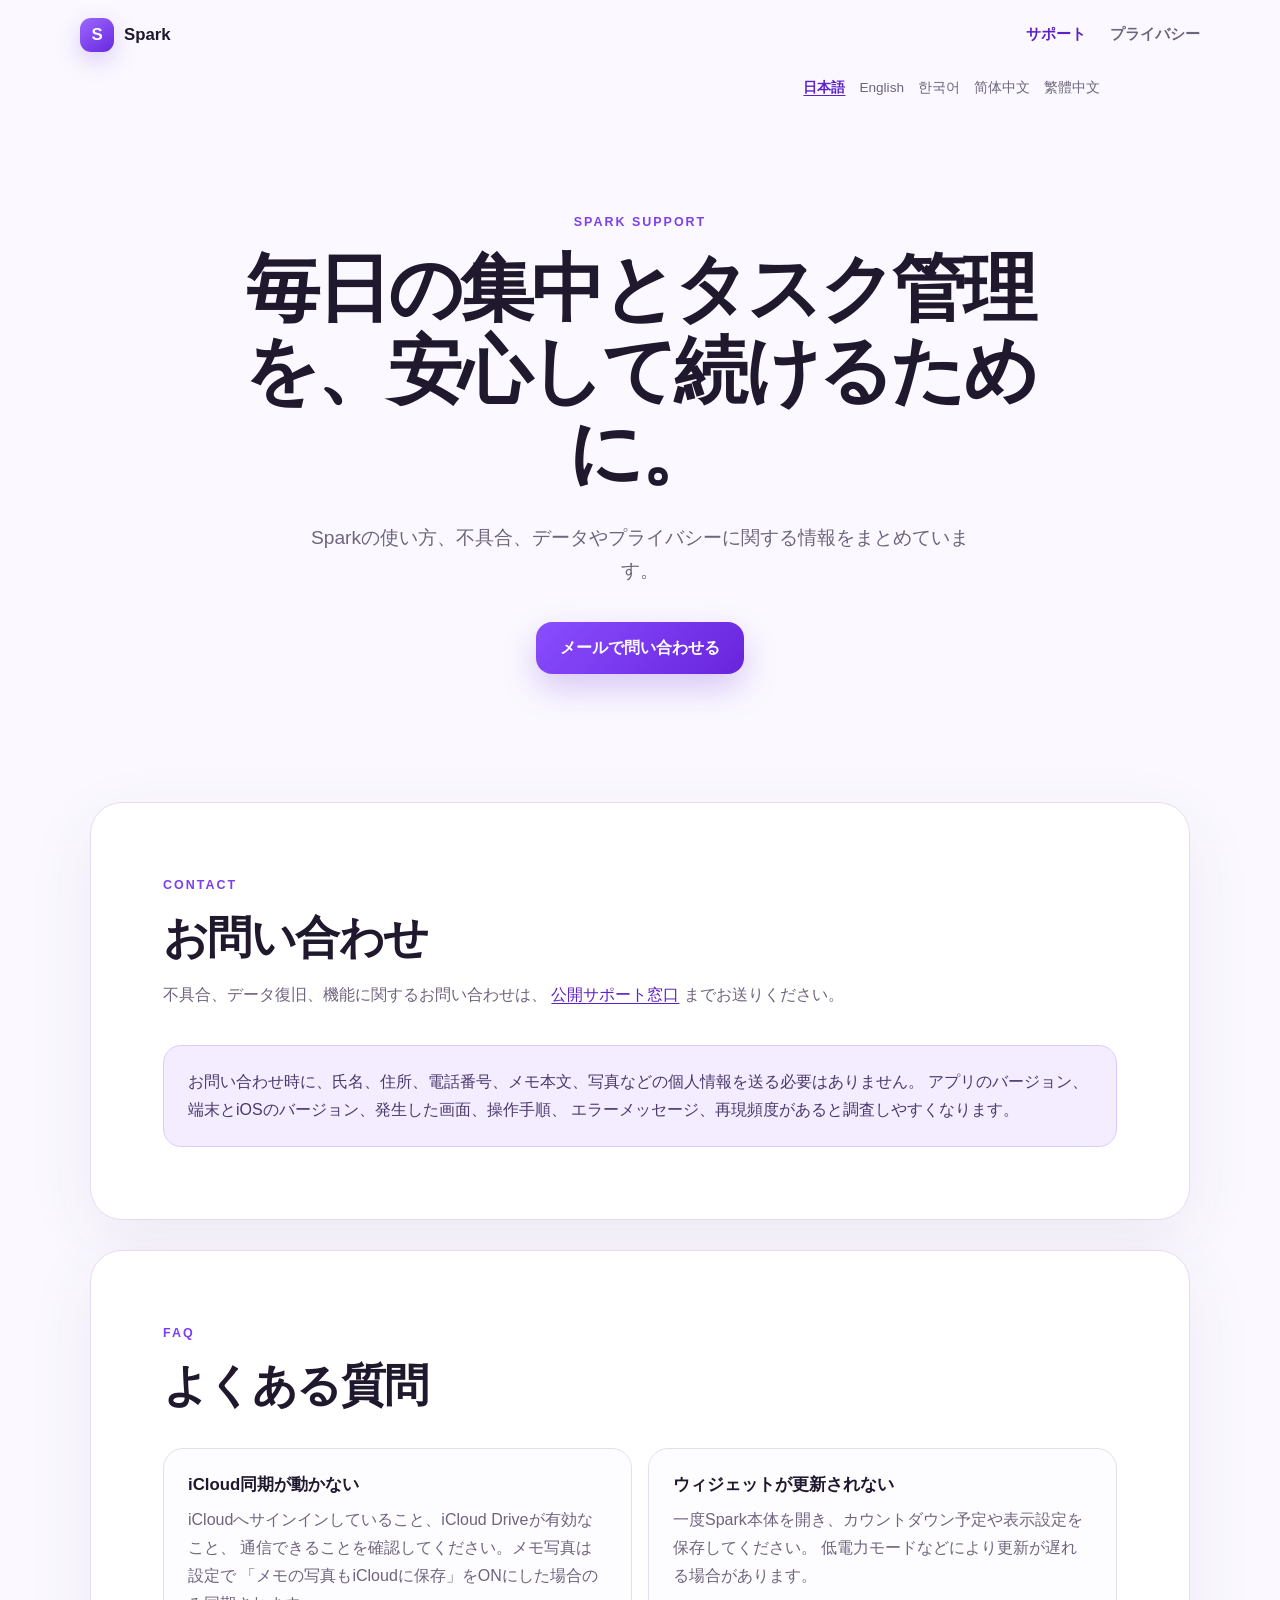
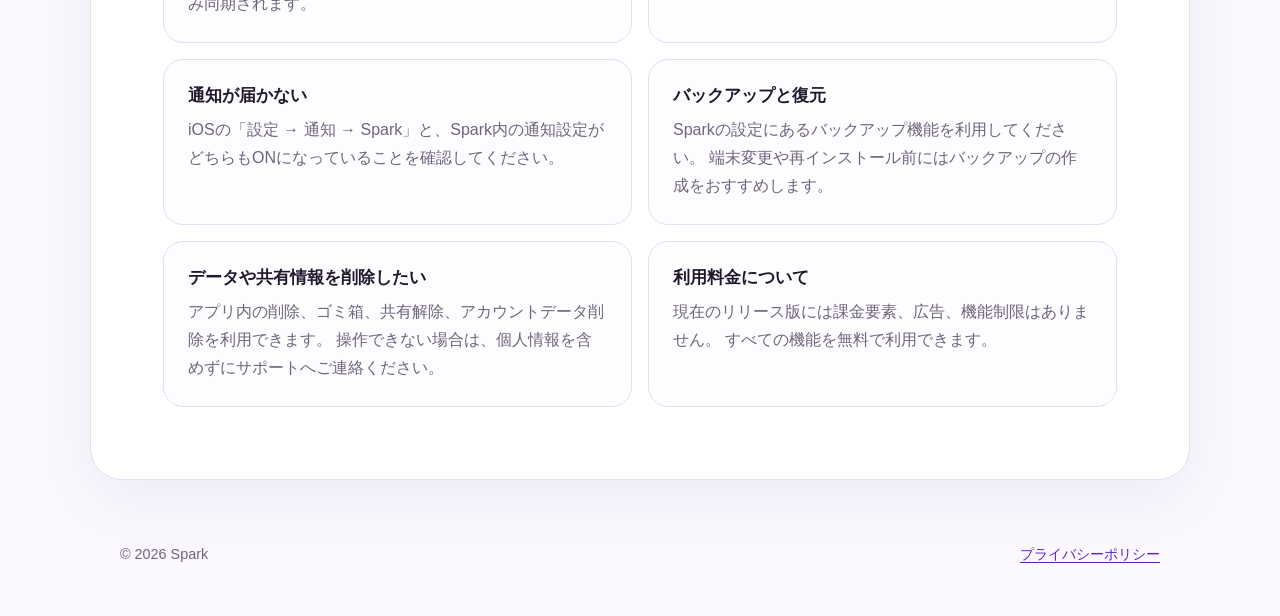
<file: index.html>
<!doctype html>
<html lang="ja">
  <head>
    <meta charset="utf-8">
    <meta name="viewport" content="width=device-width, initial-scale=1">
    <meta name="description" content="Sparkの公式サポートページです。使い方、不具合、バックアップ、通知、iCloud同期に関する情報を掲載しています。">
    <meta name="referrer" content="no-referrer">
    <meta http-equiv="Content-Security-Policy" content="default-src 'self'; img-src 'self'; style-src 'self'; base-uri 'none'; form-action 'none'; frame-ancestors 'none'">
    <title>Spark サポート</title>
    <link rel="stylesheet" href="styles.css">
    <link rel="alternate" hreflang="ja" href="index.html">
    <link rel="alternate" hreflang="en" href="en/index.html">
    <link rel="alternate" hreflang="ko" href="ko/index.html">
    <link rel="alternate" hreflang="zh-Hans" href="zh-hans/index.html">
    <link rel="alternate" hreflang="zh-Hant" href="zh-hant/index.html">
  </head>
  <body>
    <header class="site-header">
      <a class="brand" href="index.html" aria-label="Spark サポートのトップへ">
        <span class="brand-mark" aria-hidden="true">S</span>
        <span>Spark</span>
      </a>
      <nav aria-label="メインナビゲーション">
        <a aria-current="page" href="index.html">サポート</a>
        <a href="privacy.html">プライバシー</a>
      </nav>
    </header>
    <nav class="lang-switch" aria-label="言語"><a lang="ja" aria-current="true" href="index.html">日本語</a> <a lang="en" href="en/index.html">English</a> <a lang="ko" href="ko/index.html">한국어</a> <a lang="zh-Hans" href="zh-hans/index.html">简体中文</a> <a lang="zh-Hant" href="zh-hant/index.html">繁體中文</a></nav>

    <main>
      <section class="hero">
        <p class="eyebrow">SPARK SUPPORT</p>
        <h1>毎日の集中とタスク管理を、安心して続けるために。</h1>
        <p class="lead">
          Sparkの使い方、不具合、データやプライバシーに関する情報をまとめています。
        </p>
        <a class="primary-link" href="mailto:leonbcgapartment@gmail.com">メールで問い合わせる</a>
      </section>

      <section class="panel" aria-labelledby="contact-heading">
        <div class="section-heading">
          <p class="eyebrow">CONTACT</p>
          <h2 id="contact-heading">お問い合わせ</h2>
          <p>
            不具合、データ復旧、機能に関するお問い合わせは、
            <a href="mailto:leonbcgapartment@gmail.com">公開サポート窓口</a>
            までお送りください。
          </p>
        </div>
        <div class="notice">
          お問い合わせ時に、氏名、住所、電話番号、メモ本文、写真などの個人情報を送る必要はありません。
          アプリのバージョン、端末とiOSのバージョン、発生した画面、操作手順、
          エラーメッセージ、再現頻度があると調査しやすくなります。
        </div>
      </section>

      <section class="panel" aria-labelledby="faq-heading">
        <div class="section-heading">
          <p class="eyebrow">FAQ</p>
          <h2 id="faq-heading">よくある質問</h2>
        </div>

        <div class="faq-grid">
          <article>
            <h3>iCloud同期が動かない</h3>
            <p>
              iCloudへサインインしていること、iCloud Driveが有効なこと、
              通信できることを確認してください。メモ写真は設定で
              「メモの写真もiCloudに保存」をONにした場合のみ同期されます。
            </p>
          </article>
          <article>
            <h3>ウィジェットが更新されない</h3>
            <p>
              一度Spark本体を開き、カウントダウン予定や表示設定を保存してください。
              低電力モードなどにより更新が遅れる場合があります。
            </p>
          </article>
          <article>
            <h3>通知が届かない</h3>
            <p>
              iOSの「設定 → 通知 → Spark」と、Spark内の通知設定が
              どちらもONになっていることを確認してください。
            </p>
          </article>
          <article>
            <h3>バックアップと復元</h3>
            <p>
              Sparkの設定にあるバックアップ機能を利用してください。
              端末変更や再インストール前にはバックアップの作成をおすすめします。
            </p>
          </article>
          <article>
            <h3>データや共有情報を削除したい</h3>
            <p>
              アプリ内の削除、ゴミ箱、共有解除、アカウントデータ削除を利用できます。
              操作できない場合は、個人情報を含めずにサポートへご連絡ください。
            </p>
          </article>
          <article>
            <h3>利用料金について</h3>
            <p>
              現在のリリース版には課金要素、広告、機能制限はありません。
              すべての機能を無料で利用できます。
            </p>
          </article>
        </div>
      </section>
    </main>

    <footer>
      <span>© 2026 Spark</span>
      <a href="privacy.html">プライバシーポリシー</a>
    </footer>
  </body>
</html>
</file>
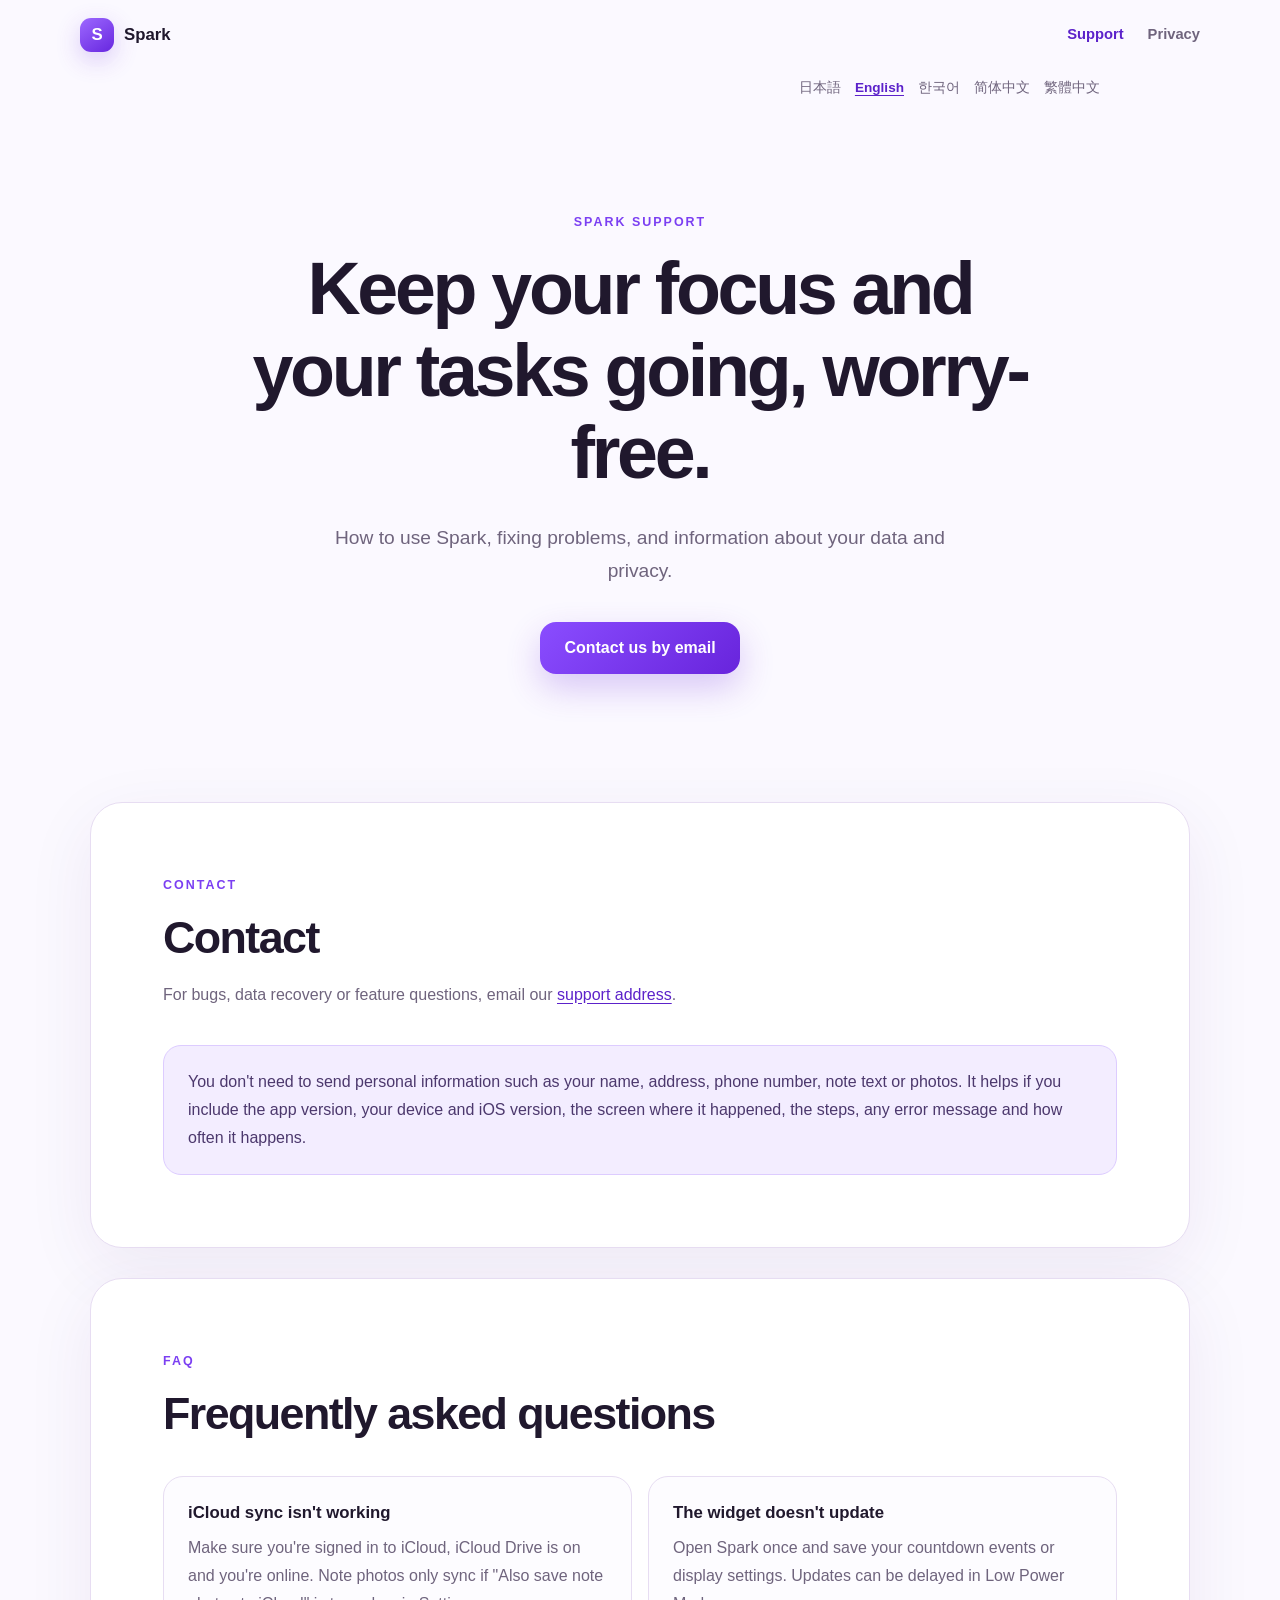
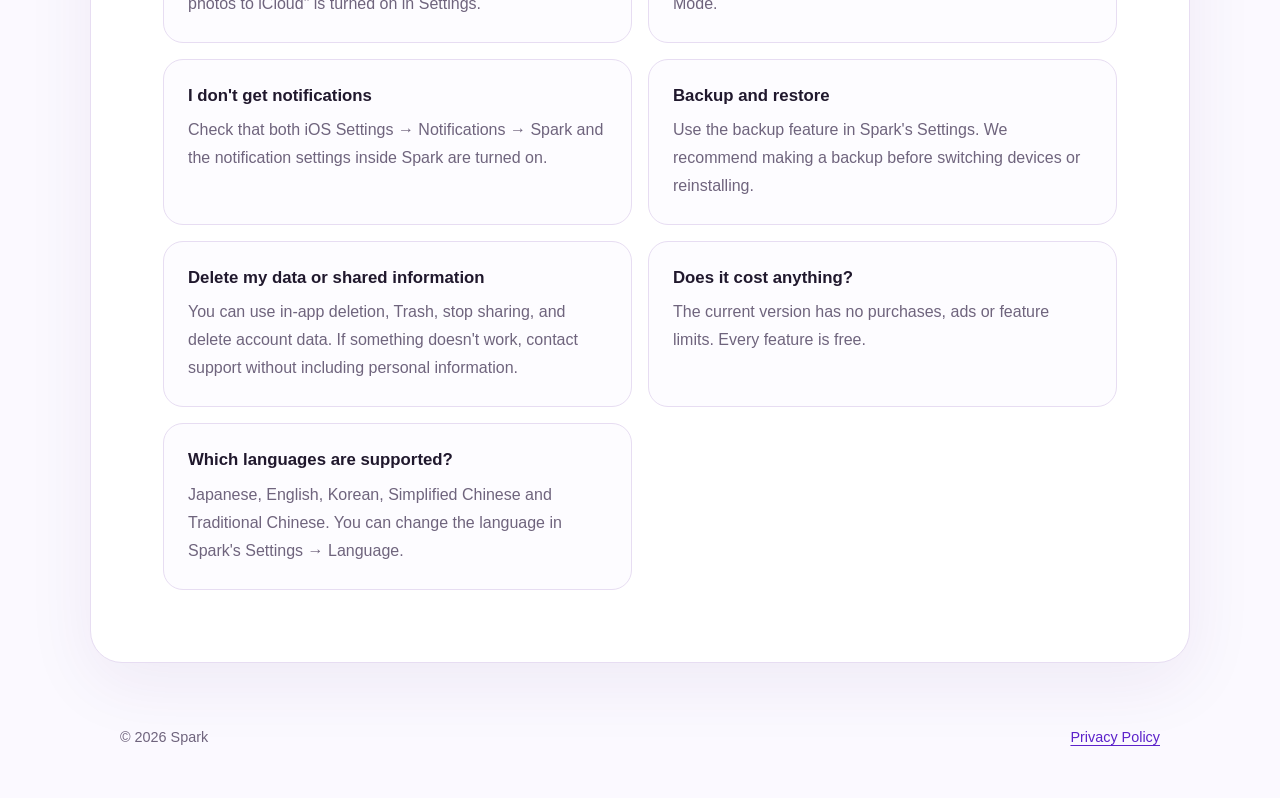
<file: en/index.html>
<!doctype html>
<html lang="en">
  <head>
    <meta charset="utf-8">
    <meta name="viewport" content="width=device-width, initial-scale=1">
    <meta name="description" content="Official support page for Spark: how to use it, troubleshooting, backup, notifications and iCloud sync.">
    <meta name="referrer" content="no-referrer">
    <meta http-equiv="Content-Security-Policy" content="default-src 'self'; img-src 'self'; style-src 'self'; base-uri 'none'; form-action 'none'; frame-ancestors 'none'">
    <title>Spark Support</title>
    <link rel="stylesheet" href="../styles.css">
    <link rel="alternate" hreflang="ja" href="../index.html">
    <link rel="alternate" hreflang="en" href="../en/index.html">
    <link rel="alternate" hreflang="ko" href="../ko/index.html">
    <link rel="alternate" hreflang="zh-Hans" href="../zh-hans/index.html">
    <link rel="alternate" hreflang="zh-Hant" href="../zh-hant/index.html">
  </head>
  <body>
    <header class="site-header">
      <a class="brand" href="index.html" aria-label="Spark Support home">
        <span class="brand-mark" aria-hidden="true">S</span>
        <span>Spark</span>
      </a>
      <nav aria-label="Main navigation">
        <a aria-current="page" href="index.html">Support</a>
        <a href="privacy.html">Privacy</a>
      </nav>
    </header>
    <nav class="lang-switch" aria-label="Language"><a lang="ja" href="../index.html">日本語</a> <a lang="en" aria-current="true" href="../en/index.html">English</a> <a lang="ko" href="../ko/index.html">한국어</a> <a lang="zh-Hans" href="../zh-hans/index.html">简体中文</a> <a lang="zh-Hant" href="../zh-hant/index.html">繁體中文</a></nav>

    <main>
      <section class="hero">
        <p class="eyebrow">SPARK SUPPORT</p>
        <h1>Keep your focus and your tasks going, worry-free.</h1>
        <p class="lead">How to use Spark, fixing problems, and information about your data and privacy.</p>
        <a class="primary-link" href="mailto:leonbcgapartment@gmail.com">Contact us by email</a>
      </section>

      <section class="panel" aria-labelledby="contact-heading">
        <div class="section-heading">
          <p class="eyebrow">CONTACT</p>
          <h2 id="contact-heading">Contact</h2>
          <p>For bugs, data recovery or feature questions, email our <a href="mailto:leonbcgapartment@gmail.com">support address</a>.</p>
        </div>
        <div class="notice">You don't need to send personal information such as your name, address, phone number, note text or photos. It helps if you include the app version, your device and iOS version, the screen where it happened, the steps, any error message and how often it happens.</div>
      </section>

      <section class="panel" aria-labelledby="faq-heading">
        <div class="section-heading">
          <p class="eyebrow">FAQ</p>
          <h2 id="faq-heading">Frequently asked questions</h2>
        </div>

        <div class="faq-grid">
          <article>
            <h3>iCloud sync isn't working</h3>
            <p>Make sure you're signed in to iCloud, iCloud Drive is on and you're online. Note photos only sync if "Also save note photos to iCloud" is turned on in Settings.</p>
          </article>
          <article>
            <h3>The widget doesn't update</h3>
            <p>Open Spark once and save your countdown events or display settings. Updates can be delayed in Low Power Mode.</p>
          </article>
          <article>
            <h3>I don't get notifications</h3>
            <p>Check that both iOS Settings → Notifications → Spark and the notification settings inside Spark are turned on.</p>
          </article>
          <article>
            <h3>Backup and restore</h3>
            <p>Use the backup feature in Spark's Settings. We recommend making a backup before switching devices or reinstalling.</p>
          </article>
          <article>
            <h3>Delete my data or shared information</h3>
            <p>You can use in-app deletion, Trash, stop sharing, and delete account data. If something doesn't work, contact support without including personal information.</p>
          </article>
          <article>
            <h3>Does it cost anything?</h3>
            <p>The current version has no purchases, ads or feature limits. Every feature is free.</p>
          </article>
          <article>
            <h3>Which languages are supported?</h3>
            <p>Japanese, English, Korean, Simplified Chinese and Traditional Chinese. You can change the language in Spark's Settings → Language.</p>
          </article>
        </div>
      </section>
    </main>

    <footer>
      <span>© 2026 Spark</span>
      <a href="privacy.html">Privacy Policy</a>
    </footer>
  </body>
</html>
</file>
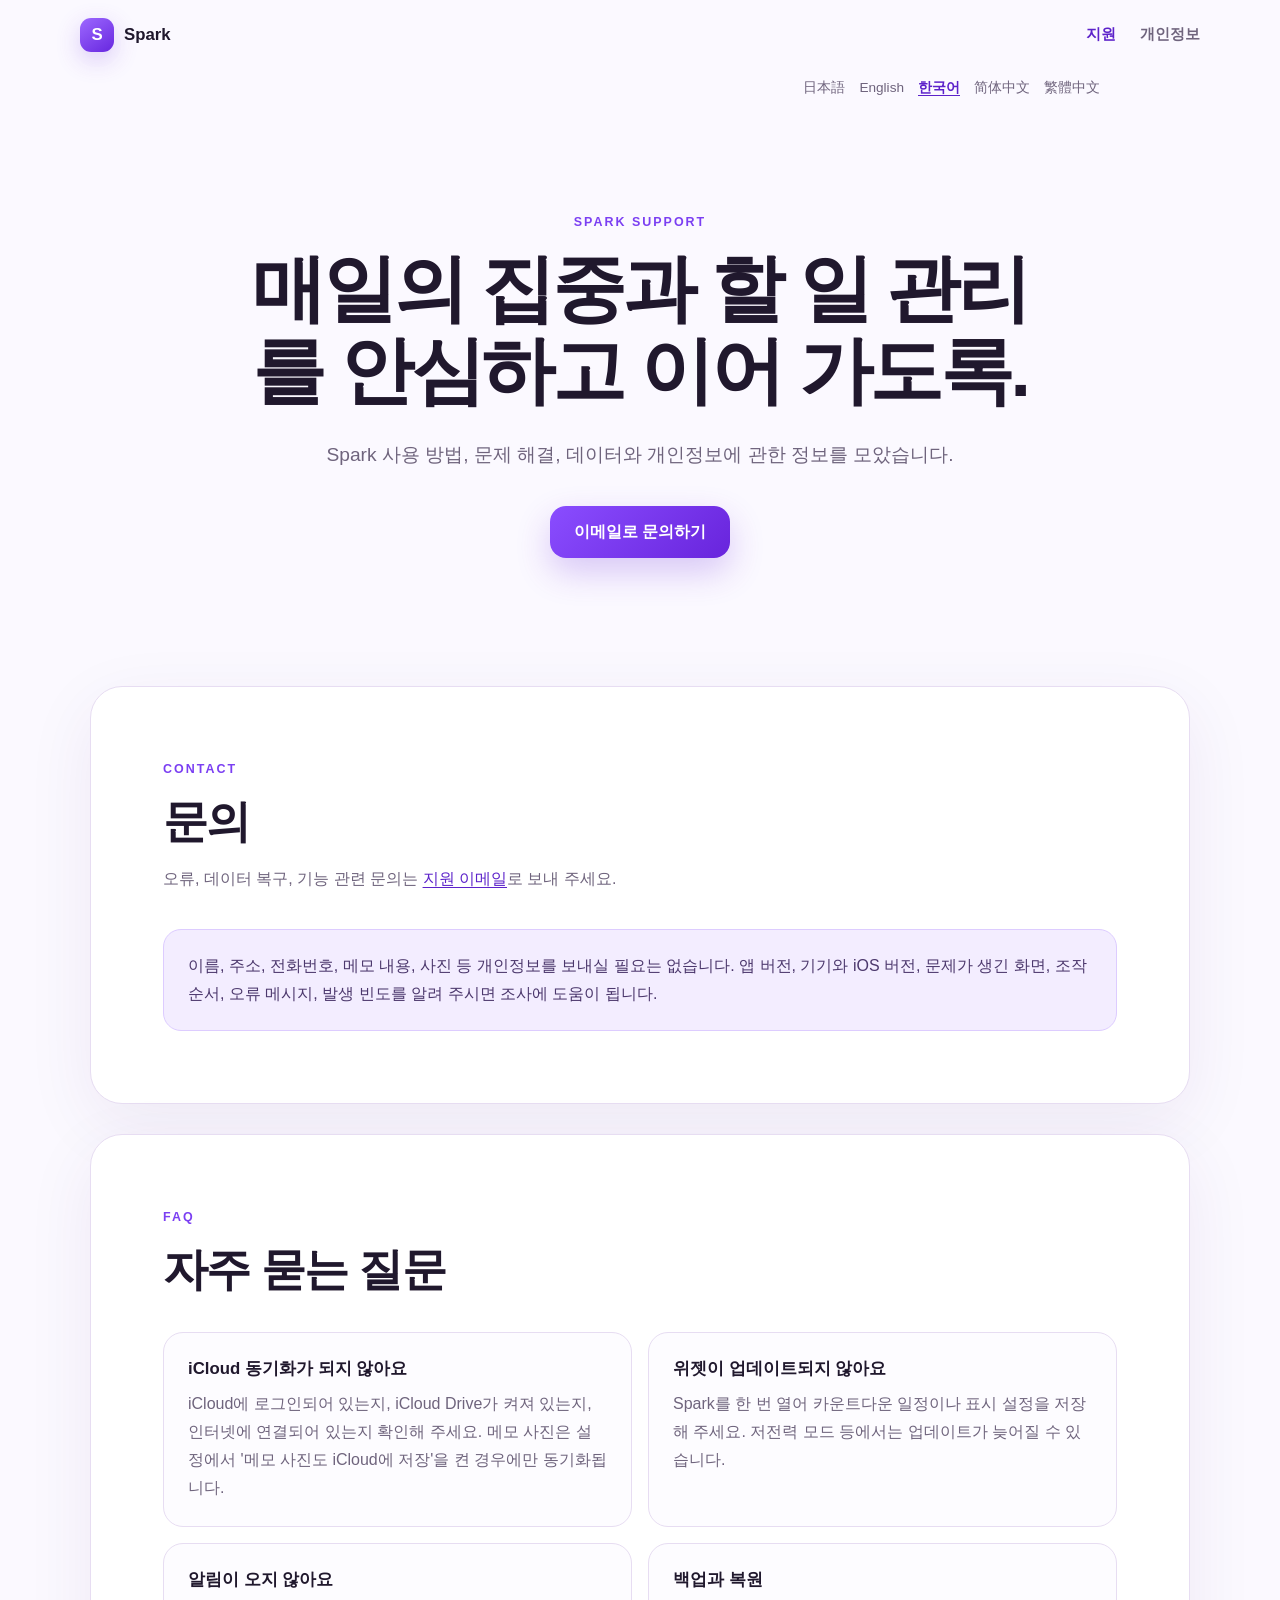
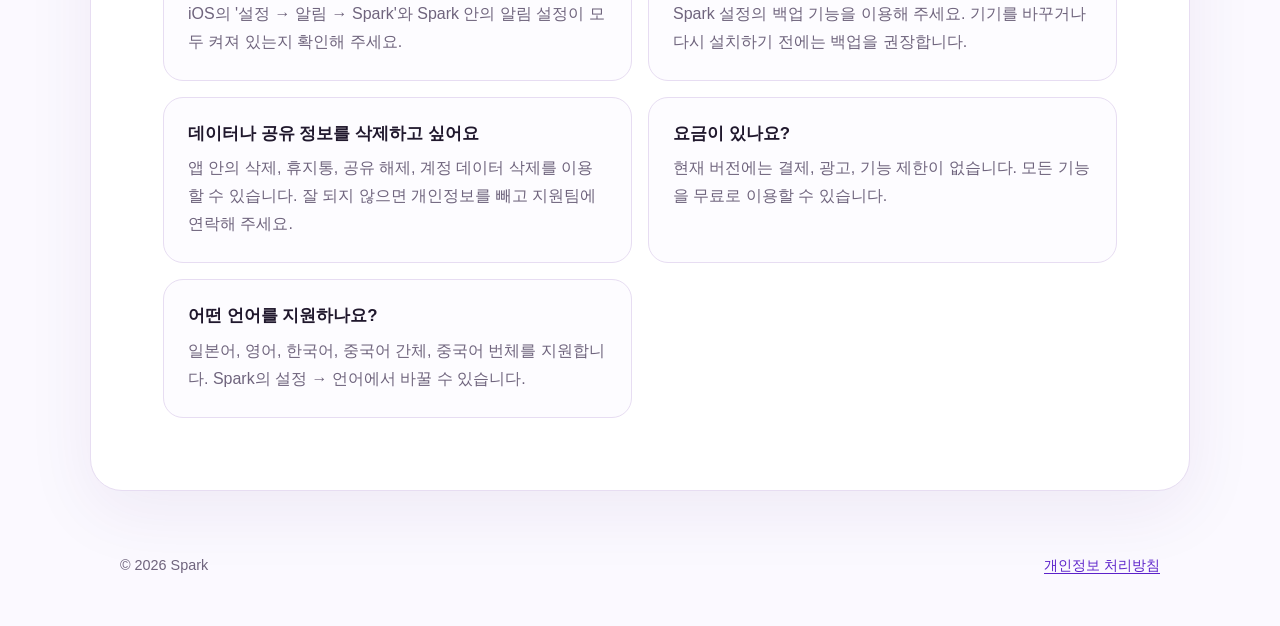
<file: ko/index.html>
<!doctype html>
<html lang="ko">
  <head>
    <meta charset="utf-8">
    <meta name="viewport" content="width=device-width, initial-scale=1">
    <meta name="description" content="Spark 공식 지원 페이지입니다. 사용 방법, 문제 해결, 백업, 알림, iCloud 동기화 정보를 안내합니다.">
    <meta name="referrer" content="no-referrer">
    <meta http-equiv="Content-Security-Policy" content="default-src 'self'; img-src 'self'; style-src 'self'; base-uri 'none'; form-action 'none'; frame-ancestors 'none'">
    <title>Spark 지원</title>
    <link rel="stylesheet" href="../styles.css">
    <link rel="alternate" hreflang="ja" href="../index.html">
    <link rel="alternate" hreflang="en" href="../en/index.html">
    <link rel="alternate" hreflang="ko" href="../ko/index.html">
    <link rel="alternate" hreflang="zh-Hans" href="../zh-hans/index.html">
    <link rel="alternate" hreflang="zh-Hant" href="../zh-hant/index.html">
  </head>
  <body>
    <header class="site-header">
      <a class="brand" href="index.html" aria-label="Spark 지원 홈">
        <span class="brand-mark" aria-hidden="true">S</span>
        <span>Spark</span>
      </a>
      <nav aria-label="주 메뉴">
        <a aria-current="page" href="index.html">지원</a>
        <a href="privacy.html">개인정보</a>
      </nav>
    </header>
    <nav class="lang-switch" aria-label="언어"><a lang="ja" href="../index.html">日本語</a> <a lang="en" href="../en/index.html">English</a> <a lang="ko" aria-current="true" href="../ko/index.html">한국어</a> <a lang="zh-Hans" href="../zh-hans/index.html">简体中文</a> <a lang="zh-Hant" href="../zh-hant/index.html">繁體中文</a></nav>

    <main>
      <section class="hero">
        <p class="eyebrow">SPARK SUPPORT</p>
        <h1>매일의 집중과 할 일 관리를 안심하고 이어 가도록.</h1>
        <p class="lead">Spark 사용 방법, 문제 해결, 데이터와 개인정보에 관한 정보를 모았습니다.</p>
        <a class="primary-link" href="mailto:leonbcgapartment@gmail.com">이메일로 문의하기</a>
      </section>

      <section class="panel" aria-labelledby="contact-heading">
        <div class="section-heading">
          <p class="eyebrow">CONTACT</p>
          <h2 id="contact-heading">문의</h2>
          <p>오류, 데이터 복구, 기능 관련 문의는 <a href="mailto:leonbcgapartment@gmail.com">지원 이메일</a>로 보내 주세요.</p>
        </div>
        <div class="notice">이름, 주소, 전화번호, 메모 내용, 사진 등 개인정보를 보내실 필요는 없습니다. 앱 버전, 기기와 iOS 버전, 문제가 생긴 화면, 조작 순서, 오류 메시지, 발생 빈도를 알려 주시면 조사에 도움이 됩니다.</div>
      </section>

      <section class="panel" aria-labelledby="faq-heading">
        <div class="section-heading">
          <p class="eyebrow">FAQ</p>
          <h2 id="faq-heading">자주 묻는 질문</h2>
        </div>

        <div class="faq-grid">
          <article>
            <h3>iCloud 동기화가 되지 않아요</h3>
            <p>iCloud에 로그인되어 있는지, iCloud Drive가 켜져 있는지, 인터넷에 연결되어 있는지 확인해 주세요. 메모 사진은 설정에서 '메모 사진도 iCloud에 저장'을 켠 경우에만 동기화됩니다.</p>
          </article>
          <article>
            <h3>위젯이 업데이트되지 않아요</h3>
            <p>Spark를 한 번 열어 카운트다운 일정이나 표시 설정을 저장해 주세요. 저전력 모드 등에서는 업데이트가 늦어질 수 있습니다.</p>
          </article>
          <article>
            <h3>알림이 오지 않아요</h3>
            <p>iOS의 '설정 → 알림 → Spark'와 Spark 안의 알림 설정이 모두 켜져 있는지 확인해 주세요.</p>
          </article>
          <article>
            <h3>백업과 복원</h3>
            <p>Spark 설정의 백업 기능을 이용해 주세요. 기기를 바꾸거나 다시 설치하기 전에는 백업을 권장합니다.</p>
          </article>
          <article>
            <h3>데이터나 공유 정보를 삭제하고 싶어요</h3>
            <p>앱 안의 삭제, 휴지통, 공유 해제, 계정 데이터 삭제를 이용할 수 있습니다. 잘 되지 않으면 개인정보를 빼고 지원팀에 연락해 주세요.</p>
          </article>
          <article>
            <h3>요금이 있나요?</h3>
            <p>현재 버전에는 결제, 광고, 기능 제한이 없습니다. 모든 기능을 무료로 이용할 수 있습니다.</p>
          </article>
          <article>
            <h3>어떤 언어를 지원하나요?</h3>
            <p>일본어, 영어, 한국어, 중국어 간체, 중국어 번체를 지원합니다. Spark의 설정 → 언어에서 바꿀 수 있습니다.</p>
          </article>
        </div>
      </section>
    </main>

    <footer>
      <span>© 2026 Spark</span>
      <a href="privacy.html">개인정보 처리방침</a>
    </footer>
  </body>
</html>
</file>
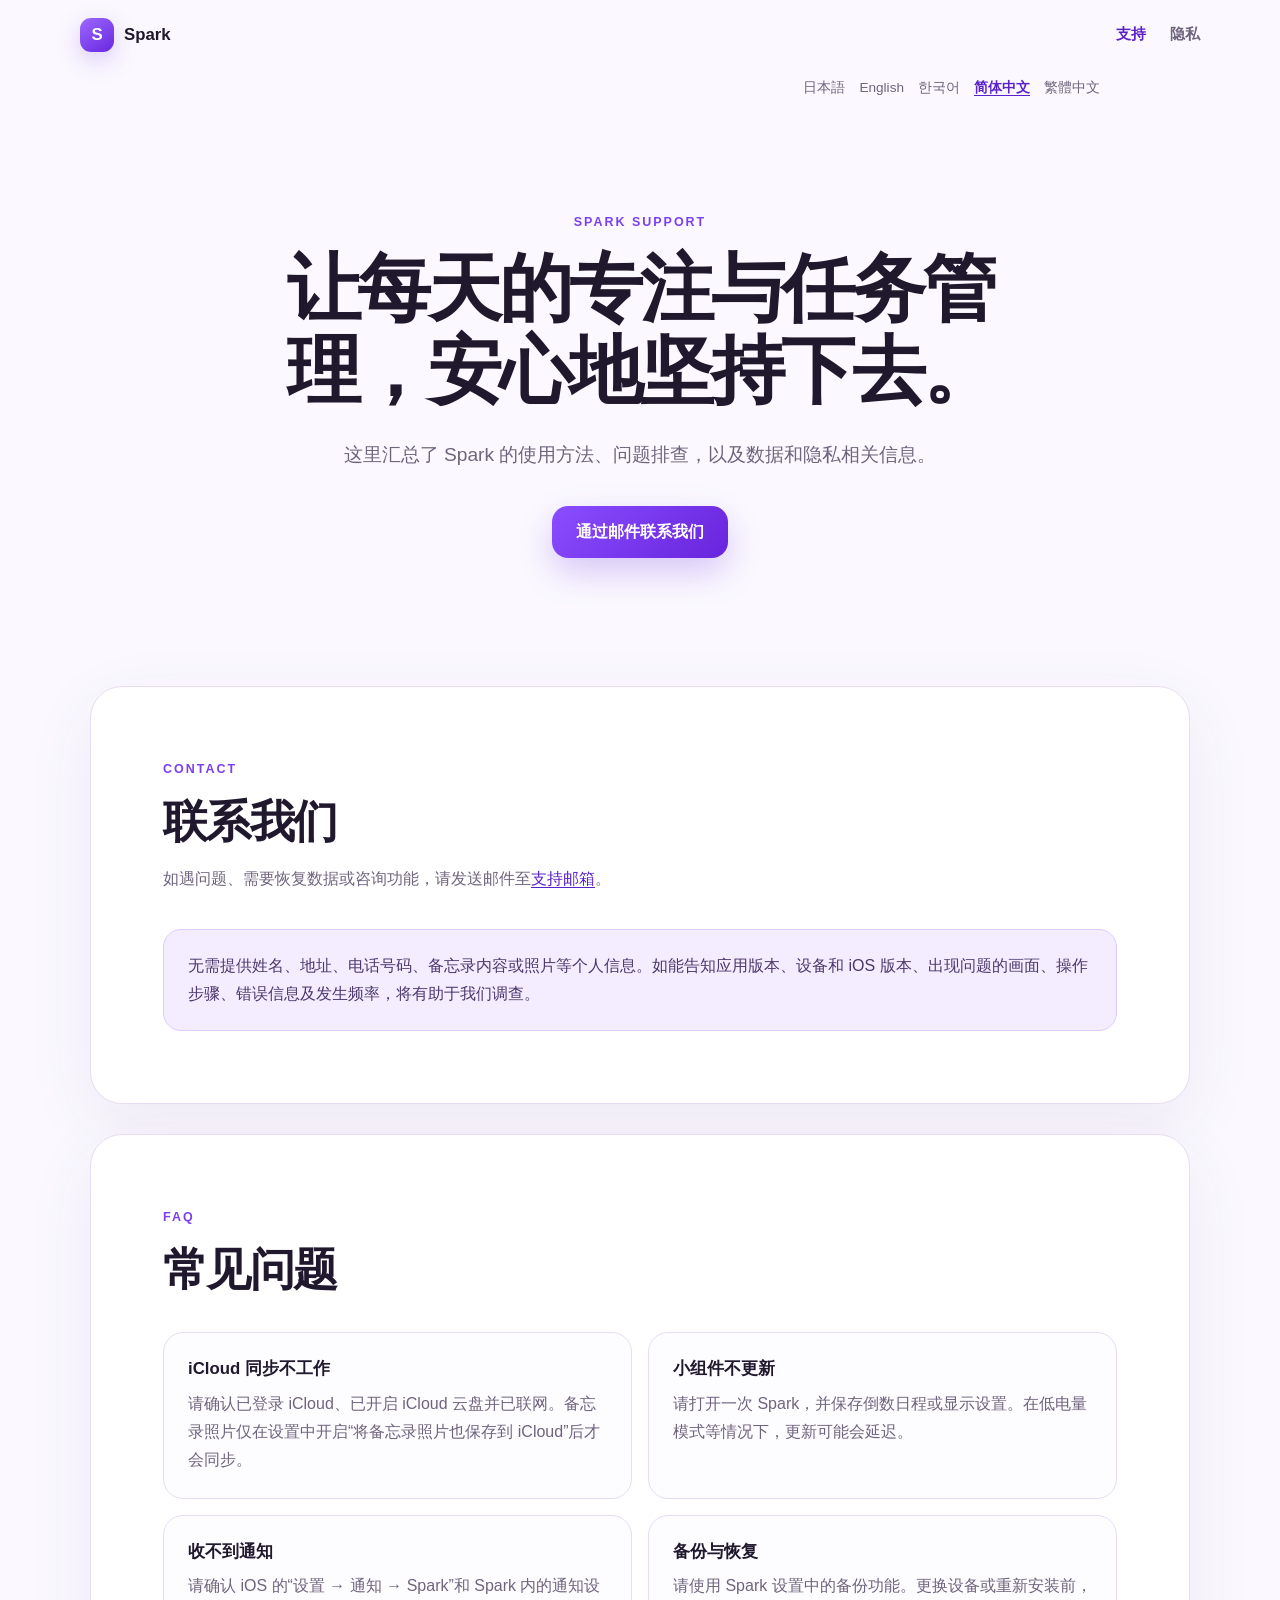
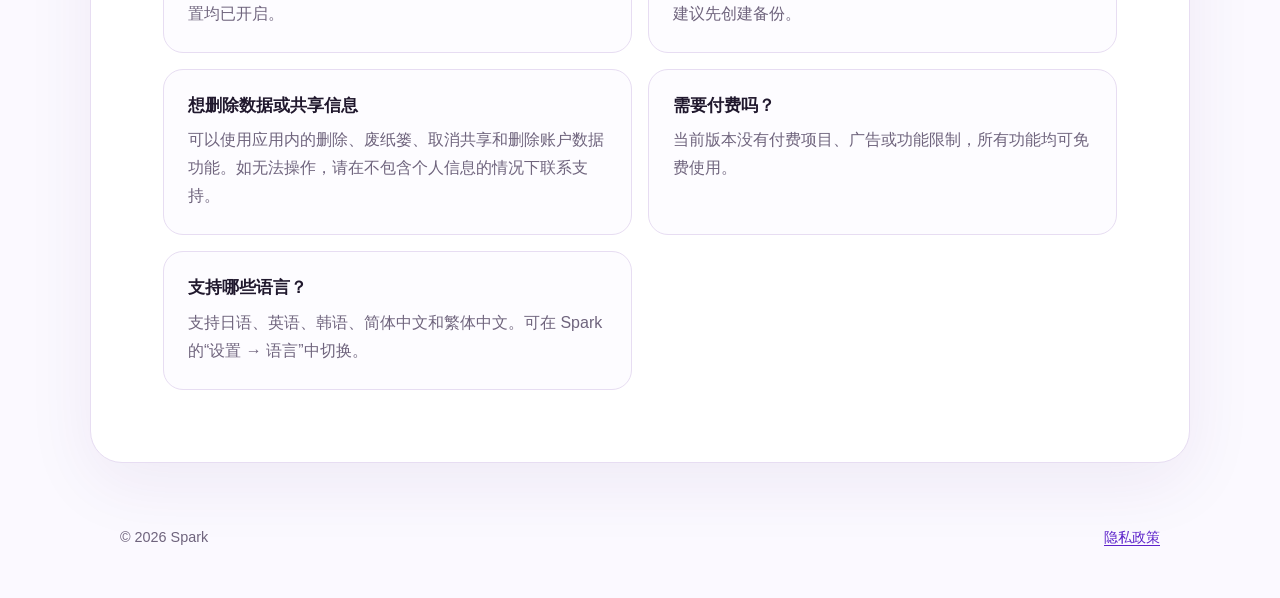
<file: zh-hans/index.html>
<!doctype html>
<html lang="zh-Hans">
  <head>
    <meta charset="utf-8">
    <meta name="viewport" content="width=device-width, initial-scale=1">
    <meta name="description" content="Spark 官方支持页面，介绍使用方法、问题排查、备份、通知和 iCloud 同步。">
    <meta name="referrer" content="no-referrer">
    <meta http-equiv="Content-Security-Policy" content="default-src 'self'; img-src 'self'; style-src 'self'; base-uri 'none'; form-action 'none'; frame-ancestors 'none'">
    <title>Spark 支持</title>
    <link rel="stylesheet" href="../styles.css">
    <link rel="alternate" hreflang="ja" href="../index.html">
    <link rel="alternate" hreflang="en" href="../en/index.html">
    <link rel="alternate" hreflang="ko" href="../ko/index.html">
    <link rel="alternate" hreflang="zh-Hans" href="../zh-hans/index.html">
    <link rel="alternate" hreflang="zh-Hant" href="../zh-hant/index.html">
  </head>
  <body>
    <header class="site-header">
      <a class="brand" href="index.html" aria-label="Spark 支持首页">
        <span class="brand-mark" aria-hidden="true">S</span>
        <span>Spark</span>
      </a>
      <nav aria-label="主导航">
        <a aria-current="page" href="index.html">支持</a>
        <a href="privacy.html">隐私</a>
      </nav>
    </header>
    <nav class="lang-switch" aria-label="语言"><a lang="ja" href="../index.html">日本語</a> <a lang="en" href="../en/index.html">English</a> <a lang="ko" href="../ko/index.html">한국어</a> <a lang="zh-Hans" aria-current="true" href="../zh-hans/index.html">简体中文</a> <a lang="zh-Hant" href="../zh-hant/index.html">繁體中文</a></nav>

    <main>
      <section class="hero">
        <p class="eyebrow">SPARK SUPPORT</p>
        <h1>让每天的专注与任务管理，安心地坚持下去。</h1>
        <p class="lead">这里汇总了 Spark 的使用方法、问题排查，以及数据和隐私相关信息。</p>
        <a class="primary-link" href="mailto:leonbcgapartment@gmail.com">通过邮件联系我们</a>
      </section>

      <section class="panel" aria-labelledby="contact-heading">
        <div class="section-heading">
          <p class="eyebrow">CONTACT</p>
          <h2 id="contact-heading">联系我们</h2>
          <p>如遇问题、需要恢复数据或咨询功能，请发送邮件至<a href="mailto:leonbcgapartment@gmail.com">支持邮箱</a>。</p>
        </div>
        <div class="notice">无需提供姓名、地址、电话号码、备忘录内容或照片等个人信息。如能告知应用版本、设备和 iOS 版本、出现问题的画面、操作步骤、错误信息及发生频率，将有助于我们调查。</div>
      </section>

      <section class="panel" aria-labelledby="faq-heading">
        <div class="section-heading">
          <p class="eyebrow">FAQ</p>
          <h2 id="faq-heading">常见问题</h2>
        </div>

        <div class="faq-grid">
          <article>
            <h3>iCloud 同步不工作</h3>
            <p>请确认已登录 iCloud、已开启 iCloud 云盘并已联网。备忘录照片仅在设置中开启“将备忘录照片也保存到 iCloud”后才会同步。</p>
          </article>
          <article>
            <h3>小组件不更新</h3>
            <p>请打开一次 Spark，并保存倒数日程或显示设置。在低电量模式等情况下，更新可能会延迟。</p>
          </article>
          <article>
            <h3>收不到通知</h3>
            <p>请确认 iOS 的“设置 → 通知 → Spark”和 Spark 内的通知设置均已开启。</p>
          </article>
          <article>
            <h3>备份与恢复</h3>
            <p>请使用 Spark 设置中的备份功能。更换设备或重新安装前，建议先创建备份。</p>
          </article>
          <article>
            <h3>想删除数据或共享信息</h3>
            <p>可以使用应用内的删除、废纸篓、取消共享和删除账户数据功能。如无法操作，请在不包含个人信息的情况下联系支持。</p>
          </article>
          <article>
            <h3>需要付费吗？</h3>
            <p>当前版本没有付费项目、广告或功能限制，所有功能均可免费使用。</p>
          </article>
          <article>
            <h3>支持哪些语言？</h3>
            <p>支持日语、英语、韩语、简体中文和繁体中文。可在 Spark 的“设置 → 语言”中切换。</p>
          </article>
        </div>
      </section>
    </main>

    <footer>
      <span>© 2026 Spark</span>
      <a href="privacy.html">隐私政策</a>
    </footer>
  </body>
</html>
</file>
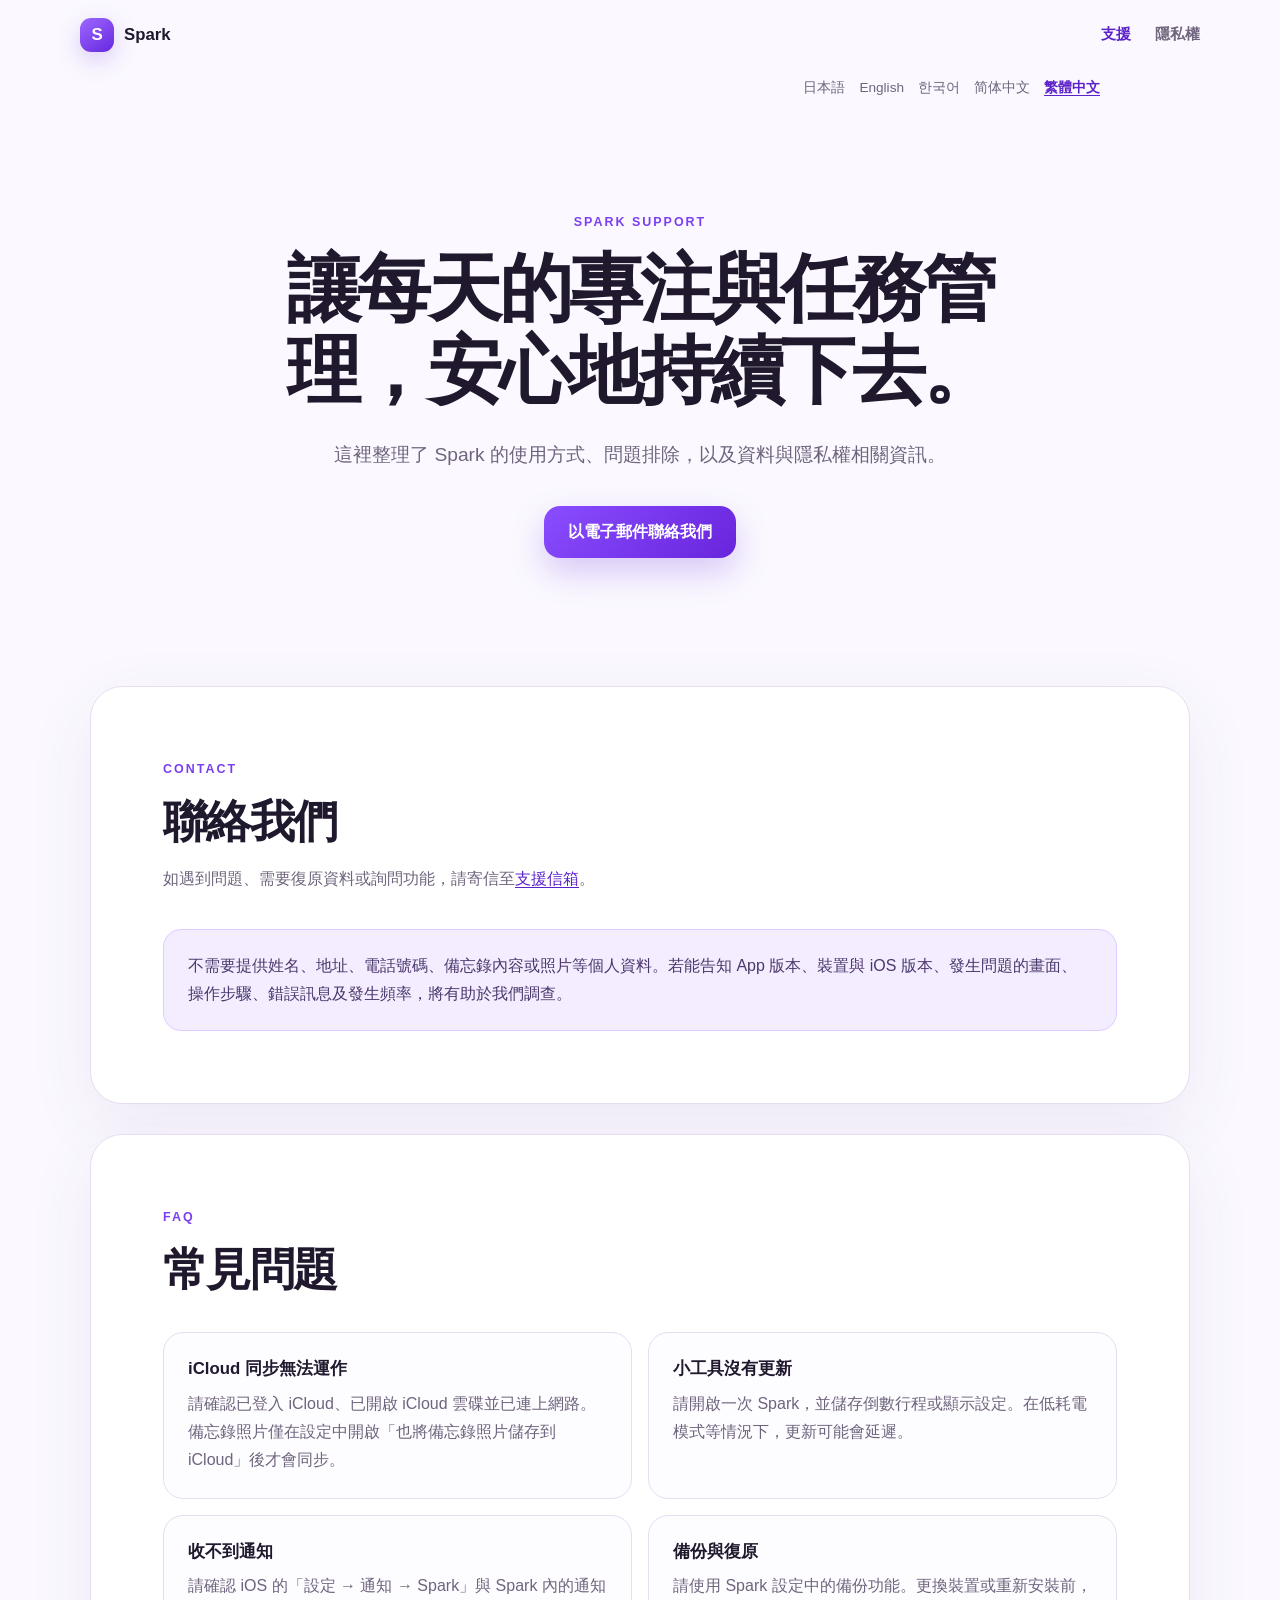
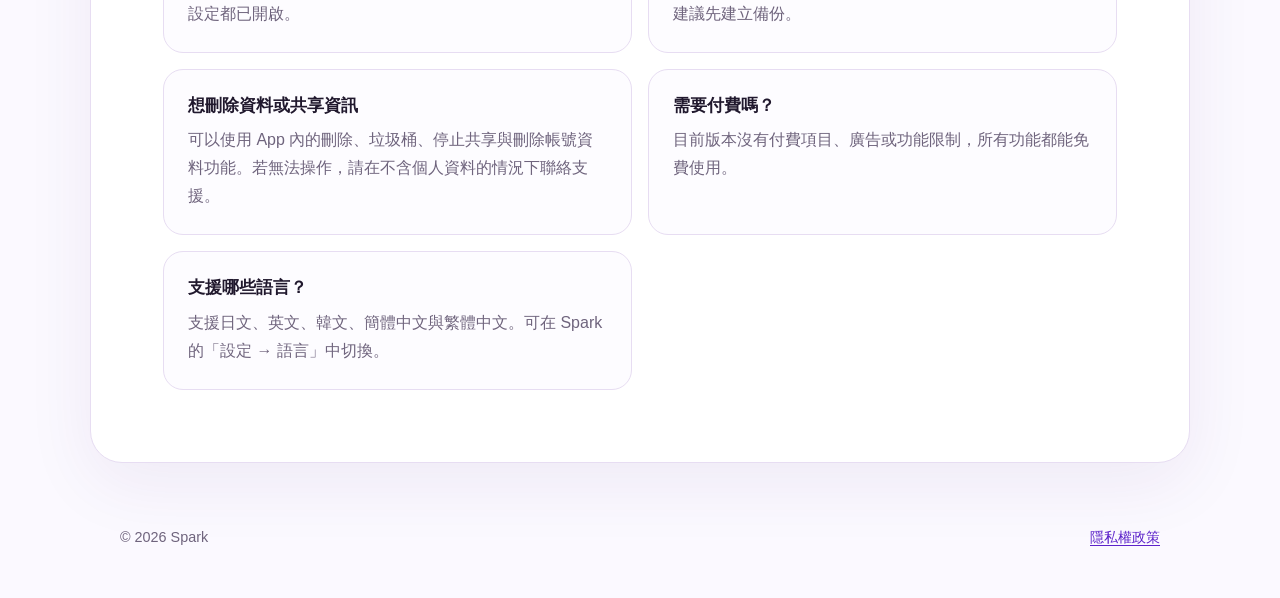
<file: zh-hant/index.html>
<!doctype html>
<html lang="zh-Hant">
  <head>
    <meta charset="utf-8">
    <meta name="viewport" content="width=device-width, initial-scale=1">
    <meta name="description" content="Spark 官方支援頁面，介紹使用方式、問題排除、備份、通知與 iCloud 同步。">
    <meta name="referrer" content="no-referrer">
    <meta http-equiv="Content-Security-Policy" content="default-src 'self'; img-src 'self'; style-src 'self'; base-uri 'none'; form-action 'none'; frame-ancestors 'none'">
    <title>Spark 支援</title>
    <link rel="stylesheet" href="../styles.css">
    <link rel="alternate" hreflang="ja" href="../index.html">
    <link rel="alternate" hreflang="en" href="../en/index.html">
    <link rel="alternate" hreflang="ko" href="../ko/index.html">
    <link rel="alternate" hreflang="zh-Hans" href="../zh-hans/index.html">
    <link rel="alternate" hreflang="zh-Hant" href="../zh-hant/index.html">
  </head>
  <body>
    <header class="site-header">
      <a class="brand" href="index.html" aria-label="Spark 支援首頁">
        <span class="brand-mark" aria-hidden="true">S</span>
        <span>Spark</span>
      </a>
      <nav aria-label="主選單">
        <a aria-current="page" href="index.html">支援</a>
        <a href="privacy.html">隱私權</a>
      </nav>
    </header>
    <nav class="lang-switch" aria-label="語言"><a lang="ja" href="../index.html">日本語</a> <a lang="en" href="../en/index.html">English</a> <a lang="ko" href="../ko/index.html">한국어</a> <a lang="zh-Hans" href="../zh-hans/index.html">简体中文</a> <a lang="zh-Hant" aria-current="true" href="../zh-hant/index.html">繁體中文</a></nav>

    <main>
      <section class="hero">
        <p class="eyebrow">SPARK SUPPORT</p>
        <h1>讓每天的專注與任務管理，安心地持續下去。</h1>
        <p class="lead">這裡整理了 Spark 的使用方式、問題排除，以及資料與隱私權相關資訊。</p>
        <a class="primary-link" href="mailto:leonbcgapartment@gmail.com">以電子郵件聯絡我們</a>
      </section>

      <section class="panel" aria-labelledby="contact-heading">
        <div class="section-heading">
          <p class="eyebrow">CONTACT</p>
          <h2 id="contact-heading">聯絡我們</h2>
          <p>如遇到問題、需要復原資料或詢問功能，請寄信至<a href="mailto:leonbcgapartment@gmail.com">支援信箱</a>。</p>
        </div>
        <div class="notice">不需要提供姓名、地址、電話號碼、備忘錄內容或照片等個人資料。若能告知 App 版本、裝置與 iOS 版本、發生問題的畫面、操作步驟、錯誤訊息及發生頻率，將有助於我們調查。</div>
      </section>

      <section class="panel" aria-labelledby="faq-heading">
        <div class="section-heading">
          <p class="eyebrow">FAQ</p>
          <h2 id="faq-heading">常見問題</h2>
        </div>

        <div class="faq-grid">
          <article>
            <h3>iCloud 同步無法運作</h3>
            <p>請確認已登入 iCloud、已開啟 iCloud 雲碟並已連上網路。備忘錄照片僅在設定中開啟「也將備忘錄照片儲存到 iCloud」後才會同步。</p>
          </article>
          <article>
            <h3>小工具沒有更新</h3>
            <p>請開啟一次 Spark，並儲存倒數行程或顯示設定。在低耗電模式等情況下，更新可能會延遲。</p>
          </article>
          <article>
            <h3>收不到通知</h3>
            <p>請確認 iOS 的「設定 → 通知 → Spark」與 Spark 內的通知設定都已開啟。</p>
          </article>
          <article>
            <h3>備份與復原</h3>
            <p>請使用 Spark 設定中的備份功能。更換裝置或重新安裝前，建議先建立備份。</p>
          </article>
          <article>
            <h3>想刪除資料或共享資訊</h3>
            <p>可以使用 App 內的刪除、垃圾桶、停止共享與刪除帳號資料功能。若無法操作，請在不含個人資料的情況下聯絡支援。</p>
          </article>
          <article>
            <h3>需要付費嗎？</h3>
            <p>目前版本沒有付費項目、廣告或功能限制，所有功能都能免費使用。</p>
          </article>
          <article>
            <h3>支援哪些語言？</h3>
            <p>支援日文、英文、韓文、簡體中文與繁體中文。可在 Spark 的「設定 → 語言」中切換。</p>
          </article>
        </div>
      </section>
    </main>

    <footer>
      <span>© 2026 Spark</span>
      <a href="privacy.html">隱私權政策</a>
    </footer>
  </body>
</html>
</file>
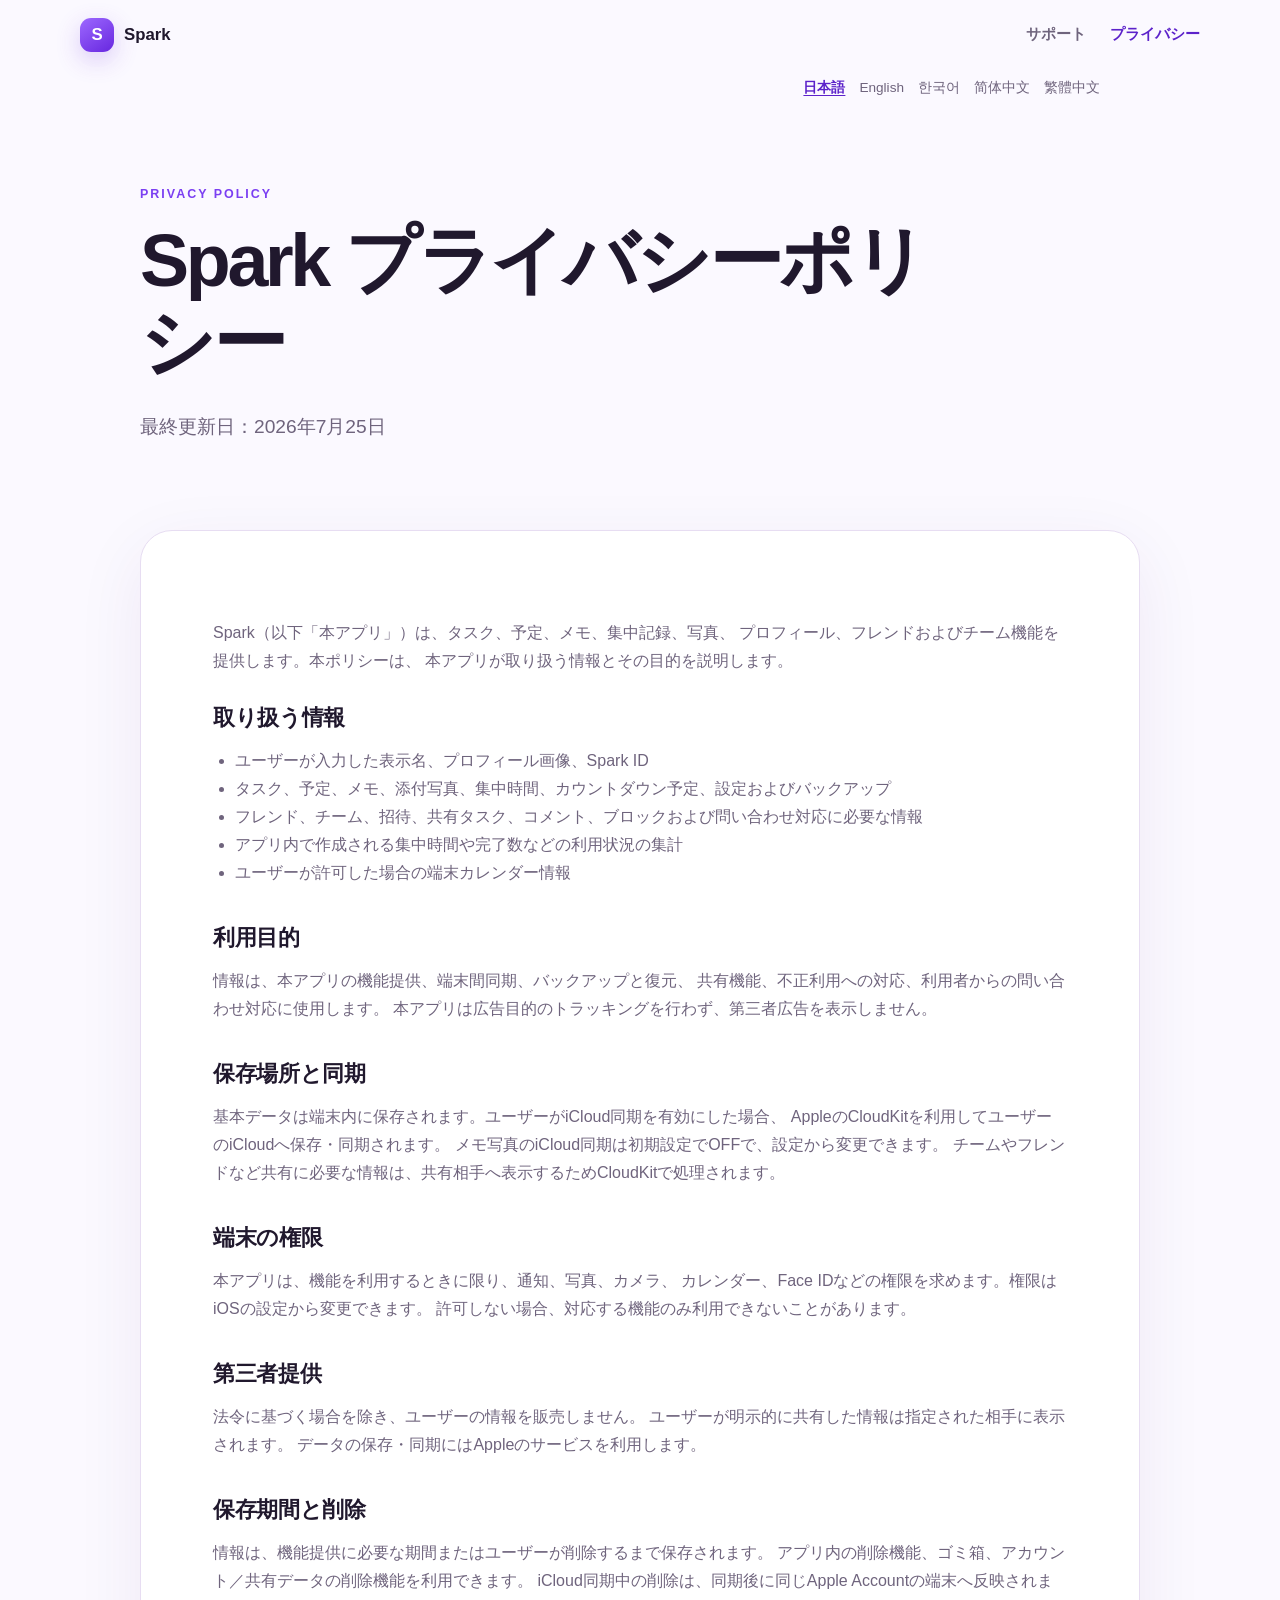
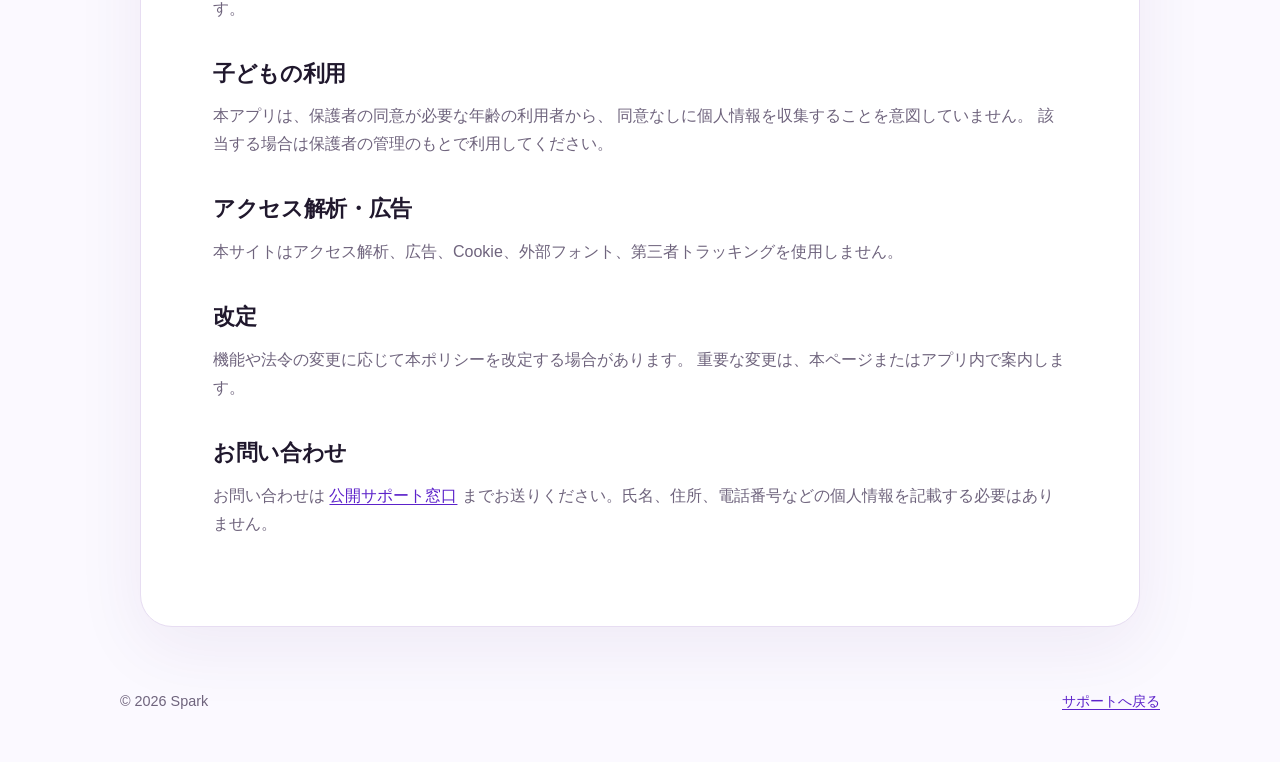
<file: privacy.html>
<!doctype html>
<html lang="ja">
  <head>
    <meta charset="utf-8">
    <meta name="viewport" content="width=device-width, initial-scale=1">
    <meta name="description" content="Sparkのプライバシーポリシーです。アプリが取り扱う情報、利用目的、保存、同期、削除について説明します。">
    <meta name="referrer" content="no-referrer">
    <meta http-equiv="Content-Security-Policy" content="default-src 'self'; img-src 'self'; style-src 'self'; base-uri 'none'; form-action 'none'; frame-ancestors 'none'">
    <title>Spark プライバシーポリシー</title>
    <link rel="stylesheet" href="styles.css">
    <link rel="alternate" hreflang="ja" href="privacy.html">
    <link rel="alternate" hreflang="en" href="en/privacy.html">
    <link rel="alternate" hreflang="ko" href="ko/privacy.html">
    <link rel="alternate" hreflang="zh-Hans" href="zh-hans/privacy.html">
    <link rel="alternate" hreflang="zh-Hant" href="zh-hant/privacy.html">
  </head>
  <body>
    <header class="site-header">
      <a class="brand" href="index.html" aria-label="Spark サポートのトップへ">
        <span class="brand-mark" aria-hidden="true">S</span>
        <span>Spark</span>
      </a>
      <nav aria-label="メインナビゲーション">
        <a href="index.html">サポート</a>
        <a aria-current="page" href="privacy.html">プライバシー</a>
      </nav>
    </header>
    <nav class="lang-switch" aria-label="言語"><a lang="ja" aria-current="true" href="privacy.html">日本語</a> <a lang="en" href="en/privacy.html">English</a> <a lang="ko" href="ko/privacy.html">한국어</a> <a lang="zh-Hans" href="zh-hans/privacy.html">简体中文</a> <a lang="zh-Hant" href="zh-hant/privacy.html">繁體中文</a></nav>

    <main>
      <section class="policy-hero">
        <p class="eyebrow">PRIVACY POLICY</p>
        <h1>Spark プライバシーポリシー</h1>
        <p class="lead">最終更新日：2026年7月25日</p>
      </section>

      <article class="panel policy">
        <p>
          Spark（以下「本アプリ」）は、タスク、予定、メモ、集中記録、写真、
          プロフィール、フレンドおよびチーム機能を提供します。本ポリシーは、
          本アプリが取り扱う情報とその目的を説明します。
        </p>

        <h2>取り扱う情報</h2>
        <ul>
          <li>ユーザーが入力した表示名、プロフィール画像、Spark ID</li>
          <li>タスク、予定、メモ、添付写真、集中時間、カウントダウン予定、設定およびバックアップ</li>
          <li>フレンド、チーム、招待、共有タスク、コメント、ブロックおよび問い合わせ対応に必要な情報</li>
          <li>アプリ内で作成される集中時間や完了数などの利用状況の集計</li>
          <li>ユーザーが許可した場合の端末カレンダー情報</li>
        </ul>

        <h2>利用目的</h2>
        <p>
          情報は、本アプリの機能提供、端末間同期、バックアップと復元、
          共有機能、不正利用への対応、利用者からの問い合わせ対応に使用します。
          本アプリは広告目的のトラッキングを行わず、第三者広告を表示しません。
        </p>

        <h2>保存場所と同期</h2>
        <p>
          基本データは端末内に保存されます。ユーザーがiCloud同期を有効にした場合、
          AppleのCloudKitを利用してユーザーのiCloudへ保存・同期されます。
          メモ写真のiCloud同期は初期設定でOFFで、設定から変更できます。
          チームやフレンドなど共有に必要な情報は、共有相手へ表示するためCloudKitで処理されます。
        </p>

        <h2>端末の権限</h2>
        <p>
          本アプリは、機能を利用するときに限り、通知、写真、カメラ、
          カレンダー、Face IDなどの権限を求めます。権限はiOSの設定から変更できます。
          許可しない場合、対応する機能のみ利用できないことがあります。
        </p>

        <h2>第三者提供</h2>
        <p>
          法令に基づく場合を除き、ユーザーの情報を販売しません。
          ユーザーが明示的に共有した情報は指定された相手に表示されます。
          データの保存・同期にはAppleのサービスを利用します。
        </p>

        <h2>保存期間と削除</h2>
        <p>
          情報は、機能提供に必要な期間またはユーザーが削除するまで保存されます。
          アプリ内の削除機能、ゴミ箱、アカウント／共有データの削除機能を利用できます。
          iCloud同期中の削除は、同期後に同じApple Accountの端末へ反映されます。
        </p>

        <h2>子どもの利用</h2>
        <p>
          本アプリは、保護者の同意が必要な年齢の利用者から、
          同意なしに個人情報を収集することを意図していません。
          該当する場合は保護者の管理のもとで利用してください。
        </p>

        <h2>アクセス解析・広告</h2>
        <p>
          本サイトはアクセス解析、広告、Cookie、外部フォント、第三者トラッキングを使用しません。
        </p>

        <h2>改定</h2>
        <p>
          機能や法令の変更に応じて本ポリシーを改定する場合があります。
          重要な変更は、本ページまたはアプリ内で案内します。
        </p>

        <h2>お問い合わせ</h2>
        <p>
          お問い合わせは
          <a href="mailto:leonbcgapartment@gmail.com">公開サポート窓口</a>
          までお送りください。氏名、住所、電話番号などの個人情報を記載する必要はありません。
        </p>
      </article>
    </main>

    <footer>
      <span>© 2026 Spark</span>
      <a href="index.html">サポートへ戻る</a>
    </footer>
  </body>
</html>
</file>
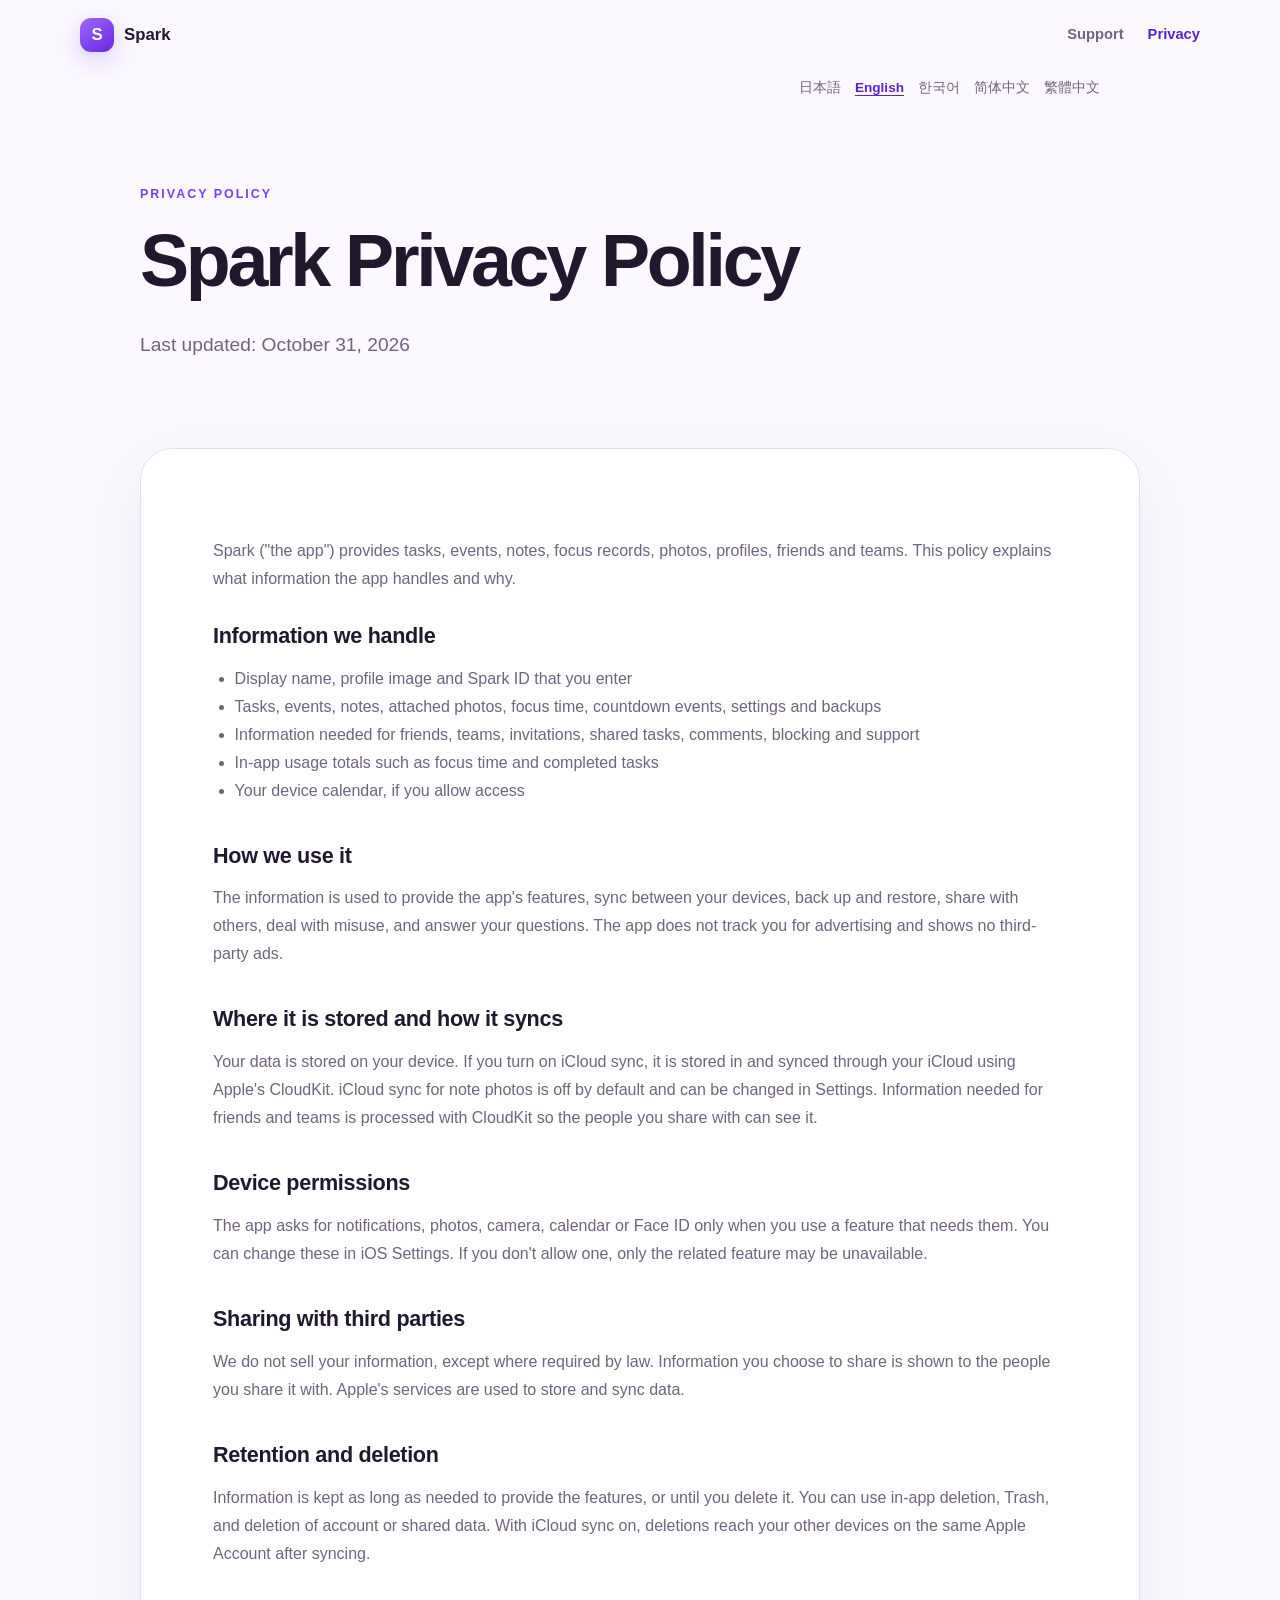
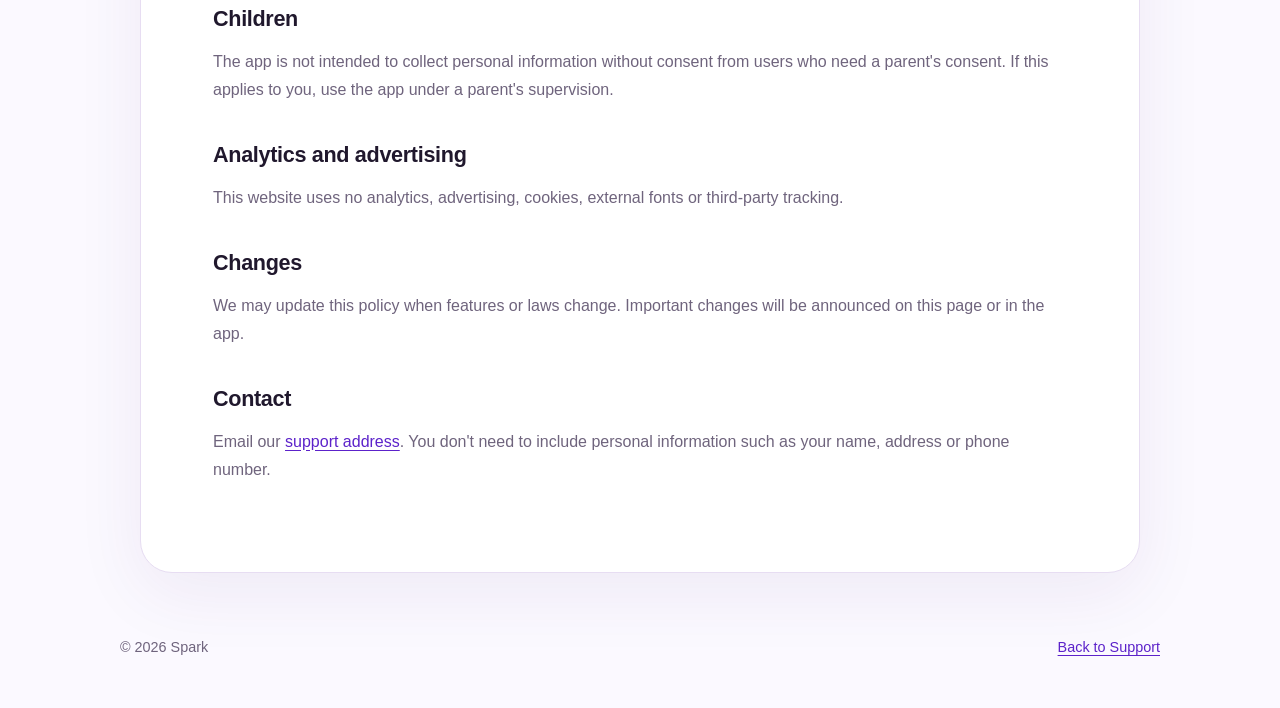
<file: en/privacy.html>
<!doctype html>
<html lang="en">
  <head>
    <meta charset="utf-8">
    <meta name="viewport" content="width=device-width, initial-scale=1">
    <meta name="description" content="Spark's privacy policy: what the app handles, why, and how it is stored, synced and deleted.">
    <meta name="referrer" content="no-referrer">
    <meta http-equiv="Content-Security-Policy" content="default-src 'self'; img-src 'self'; style-src 'self'; base-uri 'none'; form-action 'none'; frame-ancestors 'none'">
    <title>Spark Privacy Policy</title>
    <link rel="stylesheet" href="../styles.css">
    <link rel="alternate" hreflang="ja" href="../privacy.html">
    <link rel="alternate" hreflang="en" href="../en/privacy.html">
    <link rel="alternate" hreflang="ko" href="../ko/privacy.html">
    <link rel="alternate" hreflang="zh-Hans" href="../zh-hans/privacy.html">
    <link rel="alternate" hreflang="zh-Hant" href="../zh-hant/privacy.html">
  </head>
  <body>
    <header class="site-header">
      <a class="brand" href="index.html" aria-label="Spark Support home">
        <span class="brand-mark" aria-hidden="true">S</span>
        <span>Spark</span>
      </a>
      <nav aria-label="Main navigation">
        <a href="index.html">Support</a>
        <a aria-current="page" href="privacy.html">Privacy</a>
      </nav>
    </header>
    <nav class="lang-switch" aria-label="Language"><a lang="ja" href="../privacy.html">日本語</a> <a lang="en" aria-current="true" href="../en/privacy.html">English</a> <a lang="ko" href="../ko/privacy.html">한국어</a> <a lang="zh-Hans" href="../zh-hans/privacy.html">简体中文</a> <a lang="zh-Hant" href="../zh-hant/privacy.html">繁體中文</a></nav>

    <main>
      <section class="policy-hero">
        <p class="eyebrow">PRIVACY POLICY</p>
        <h1>Spark Privacy Policy</h1>
        <p class="lead">Last updated: October 31, 2026</p>
      </section>

      <article class="panel policy">
        <p>Spark ("the app") provides tasks, events, notes, focus records, photos, profiles, friends and teams. This policy explains what information the app handles and why.</p>
        <h2>Information we handle</h2>
        <ul>
          <li>Display name, profile image and Spark ID that you enter</li>
          <li>Tasks, events, notes, attached photos, focus time, countdown events, settings and backups</li>
          <li>Information needed for friends, teams, invitations, shared tasks, comments, blocking and support</li>
          <li>In-app usage totals such as focus time and completed tasks</li>
          <li>Your device calendar, if you allow access</li>
        </ul>
        <h2>How we use it</h2>
        <p>The information is used to provide the app's features, sync between your devices, back up and restore, share with others, deal with misuse, and answer your questions. The app does not track you for advertising and shows no third-party ads.</p>
        <h2>Where it is stored and how it syncs</h2>
        <p>Your data is stored on your device. If you turn on iCloud sync, it is stored in and synced through your iCloud using Apple's CloudKit. iCloud sync for note photos is off by default and can be changed in Settings. Information needed for friends and teams is processed with CloudKit so the people you share with can see it.</p>
        <h2>Device permissions</h2>
        <p>The app asks for notifications, photos, camera, calendar or Face ID only when you use a feature that needs them. You can change these in iOS Settings. If you don't allow one, only the related feature may be unavailable.</p>
        <h2>Sharing with third parties</h2>
        <p>We do not sell your information, except where required by law. Information you choose to share is shown to the people you share it with. Apple's services are used to store and sync data.</p>
        <h2>Retention and deletion</h2>
        <p>Information is kept as long as needed to provide the features, or until you delete it. You can use in-app deletion, Trash, and deletion of account or shared data. With iCloud sync on, deletions reach your other devices on the same Apple Account after syncing.</p>
        <h2>Children</h2>
        <p>The app is not intended to collect personal information without consent from users who need a parent's consent. If this applies to you, use the app under a parent's supervision.</p>
        <h2>Analytics and advertising</h2>
        <p>This website uses no analytics, advertising, cookies, external fonts or third-party tracking.</p>
        <h2>Changes</h2>
        <p>We may update this policy when features or laws change. Important changes will be announced on this page or in the app.</p>
        <h2>Contact</h2>
        <p>Email our <a href="mailto:leonbcgapartment@gmail.com">support address</a>. You don't need to include personal information such as your name, address or phone number.</p>
      </article>
    </main>

    <footer>
      <span>© 2026 Spark</span>
      <a href="index.html">Back to Support</a>
    </footer>
  </body>
</html>
</file>
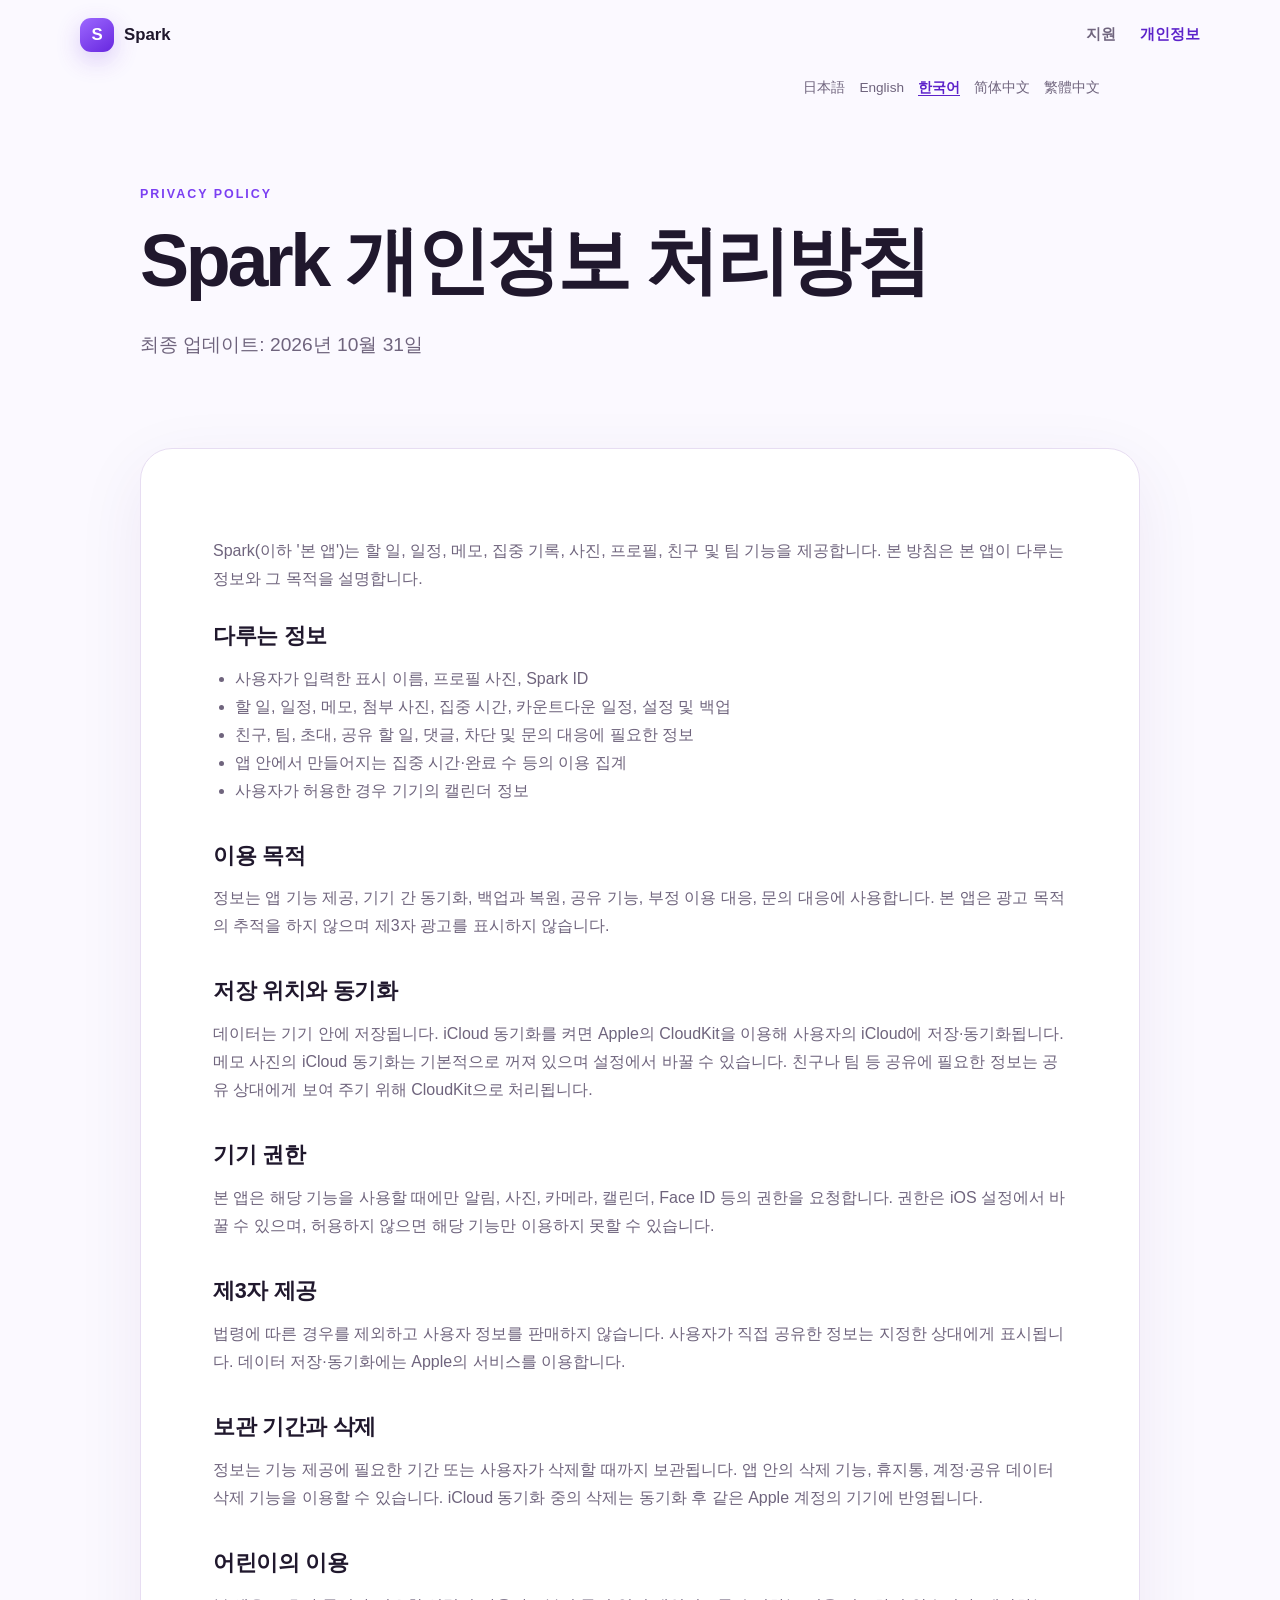
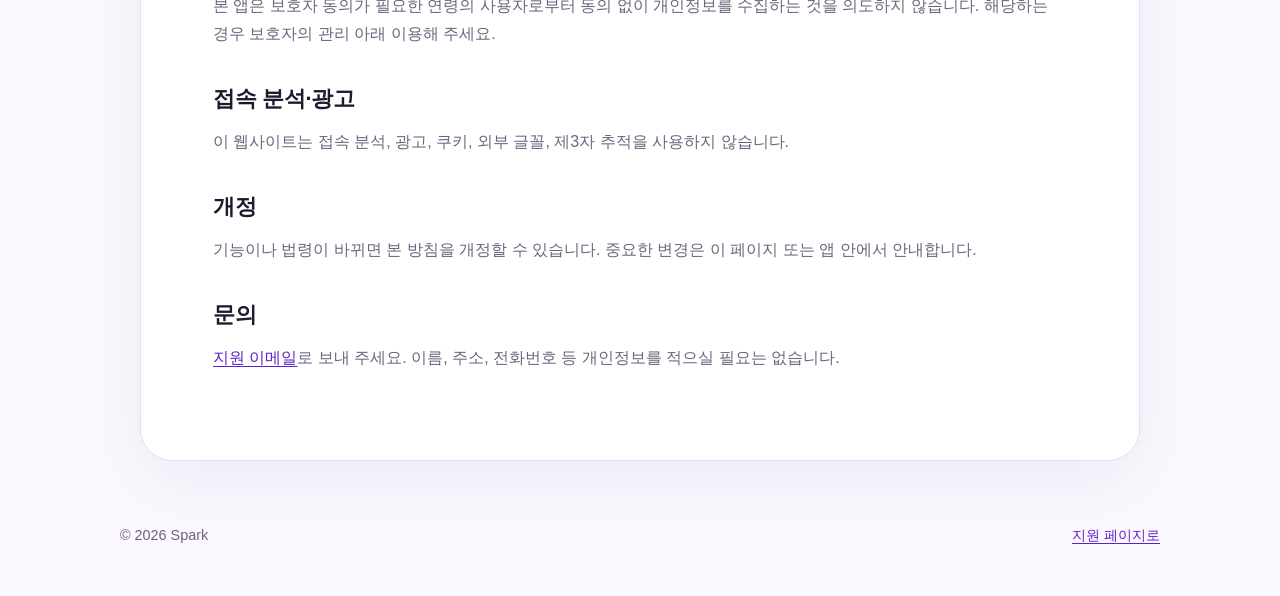
<file: ko/privacy.html>
<!doctype html>
<html lang="ko">
  <head>
    <meta charset="utf-8">
    <meta name="viewport" content="width=device-width, initial-scale=1">
    <meta name="description" content="Spark 개인정보 처리방침입니다. 앱이 다루는 정보와 목적, 저장·동기화·삭제에 대해 설명합니다.">
    <meta name="referrer" content="no-referrer">
    <meta http-equiv="Content-Security-Policy" content="default-src 'self'; img-src 'self'; style-src 'self'; base-uri 'none'; form-action 'none'; frame-ancestors 'none'">
    <title>Spark 개인정보 처리방침</title>
    <link rel="stylesheet" href="../styles.css">
    <link rel="alternate" hreflang="ja" href="../privacy.html">
    <link rel="alternate" hreflang="en" href="../en/privacy.html">
    <link rel="alternate" hreflang="ko" href="../ko/privacy.html">
    <link rel="alternate" hreflang="zh-Hans" href="../zh-hans/privacy.html">
    <link rel="alternate" hreflang="zh-Hant" href="../zh-hant/privacy.html">
  </head>
  <body>
    <header class="site-header">
      <a class="brand" href="index.html" aria-label="Spark 지원 홈">
        <span class="brand-mark" aria-hidden="true">S</span>
        <span>Spark</span>
      </a>
      <nav aria-label="주 메뉴">
        <a href="index.html">지원</a>
        <a aria-current="page" href="privacy.html">개인정보</a>
      </nav>
    </header>
    <nav class="lang-switch" aria-label="언어"><a lang="ja" href="../privacy.html">日本語</a> <a lang="en" href="../en/privacy.html">English</a> <a lang="ko" aria-current="true" href="../ko/privacy.html">한국어</a> <a lang="zh-Hans" href="../zh-hans/privacy.html">简体中文</a> <a lang="zh-Hant" href="../zh-hant/privacy.html">繁體中文</a></nav>

    <main>
      <section class="policy-hero">
        <p class="eyebrow">PRIVACY POLICY</p>
        <h1>Spark 개인정보 처리방침</h1>
        <p class="lead">최종 업데이트: 2026년 10월 31일</p>
      </section>

      <article class="panel policy">
        <p>Spark(이하 '본 앱')는 할 일, 일정, 메모, 집중 기록, 사진, 프로필, 친구 및 팀 기능을 제공합니다. 본 방침은 본 앱이 다루는 정보와 그 목적을 설명합니다.</p>
        <h2>다루는 정보</h2>
        <ul>
          <li>사용자가 입력한 표시 이름, 프로필 사진, Spark ID</li>
          <li>할 일, 일정, 메모, 첨부 사진, 집중 시간, 카운트다운 일정, 설정 및 백업</li>
          <li>친구, 팀, 초대, 공유 할 일, 댓글, 차단 및 문의 대응에 필요한 정보</li>
          <li>앱 안에서 만들어지는 집중 시간·완료 수 등의 이용 집계</li>
          <li>사용자가 허용한 경우 기기의 캘린더 정보</li>
        </ul>
        <h2>이용 목적</h2>
        <p>정보는 앱 기능 제공, 기기 간 동기화, 백업과 복원, 공유 기능, 부정 이용 대응, 문의 대응에 사용합니다. 본 앱은 광고 목적의 추적을 하지 않으며 제3자 광고를 표시하지 않습니다.</p>
        <h2>저장 위치와 동기화</h2>
        <p>데이터는 기기 안에 저장됩니다. iCloud 동기화를 켜면 Apple의 CloudKit을 이용해 사용자의 iCloud에 저장·동기화됩니다. 메모 사진의 iCloud 동기화는 기본적으로 꺼져 있으며 설정에서 바꿀 수 있습니다. 친구나 팀 등 공유에 필요한 정보는 공유 상대에게 보여 주기 위해 CloudKit으로 처리됩니다.</p>
        <h2>기기 권한</h2>
        <p>본 앱은 해당 기능을 사용할 때에만 알림, 사진, 카메라, 캘린더, Face ID 등의 권한을 요청합니다. 권한은 iOS 설정에서 바꿀 수 있으며, 허용하지 않으면 해당 기능만 이용하지 못할 수 있습니다.</p>
        <h2>제3자 제공</h2>
        <p>법령에 따른 경우를 제외하고 사용자 정보를 판매하지 않습니다. 사용자가 직접 공유한 정보는 지정한 상대에게 표시됩니다. 데이터 저장·동기화에는 Apple의 서비스를 이용합니다.</p>
        <h2>보관 기간과 삭제</h2>
        <p>정보는 기능 제공에 필요한 기간 또는 사용자가 삭제할 때까지 보관됩니다. 앱 안의 삭제 기능, 휴지통, 계정·공유 데이터 삭제 기능을 이용할 수 있습니다. iCloud 동기화 중의 삭제는 동기화 후 같은 Apple 계정의 기기에 반영됩니다.</p>
        <h2>어린이의 이용</h2>
        <p>본 앱은 보호자 동의가 필요한 연령의 사용자로부터 동의 없이 개인정보를 수집하는 것을 의도하지 않습니다. 해당하는 경우 보호자의 관리 아래 이용해 주세요.</p>
        <h2>접속 분석·광고</h2>
        <p>이 웹사이트는 접속 분석, 광고, 쿠키, 외부 글꼴, 제3자 추적을 사용하지 않습니다.</p>
        <h2>개정</h2>
        <p>기능이나 법령이 바뀌면 본 방침을 개정할 수 있습니다. 중요한 변경은 이 페이지 또는 앱 안에서 안내합니다.</p>
        <h2>문의</h2>
        <p><a href="mailto:leonbcgapartment@gmail.com">지원 이메일</a>로 보내 주세요. 이름, 주소, 전화번호 등 개인정보를 적으실 필요는 없습니다.</p>
      </article>
    </main>

    <footer>
      <span>© 2026 Spark</span>
      <a href="index.html">지원 페이지로</a>
    </footer>
  </body>
</html>
</file>
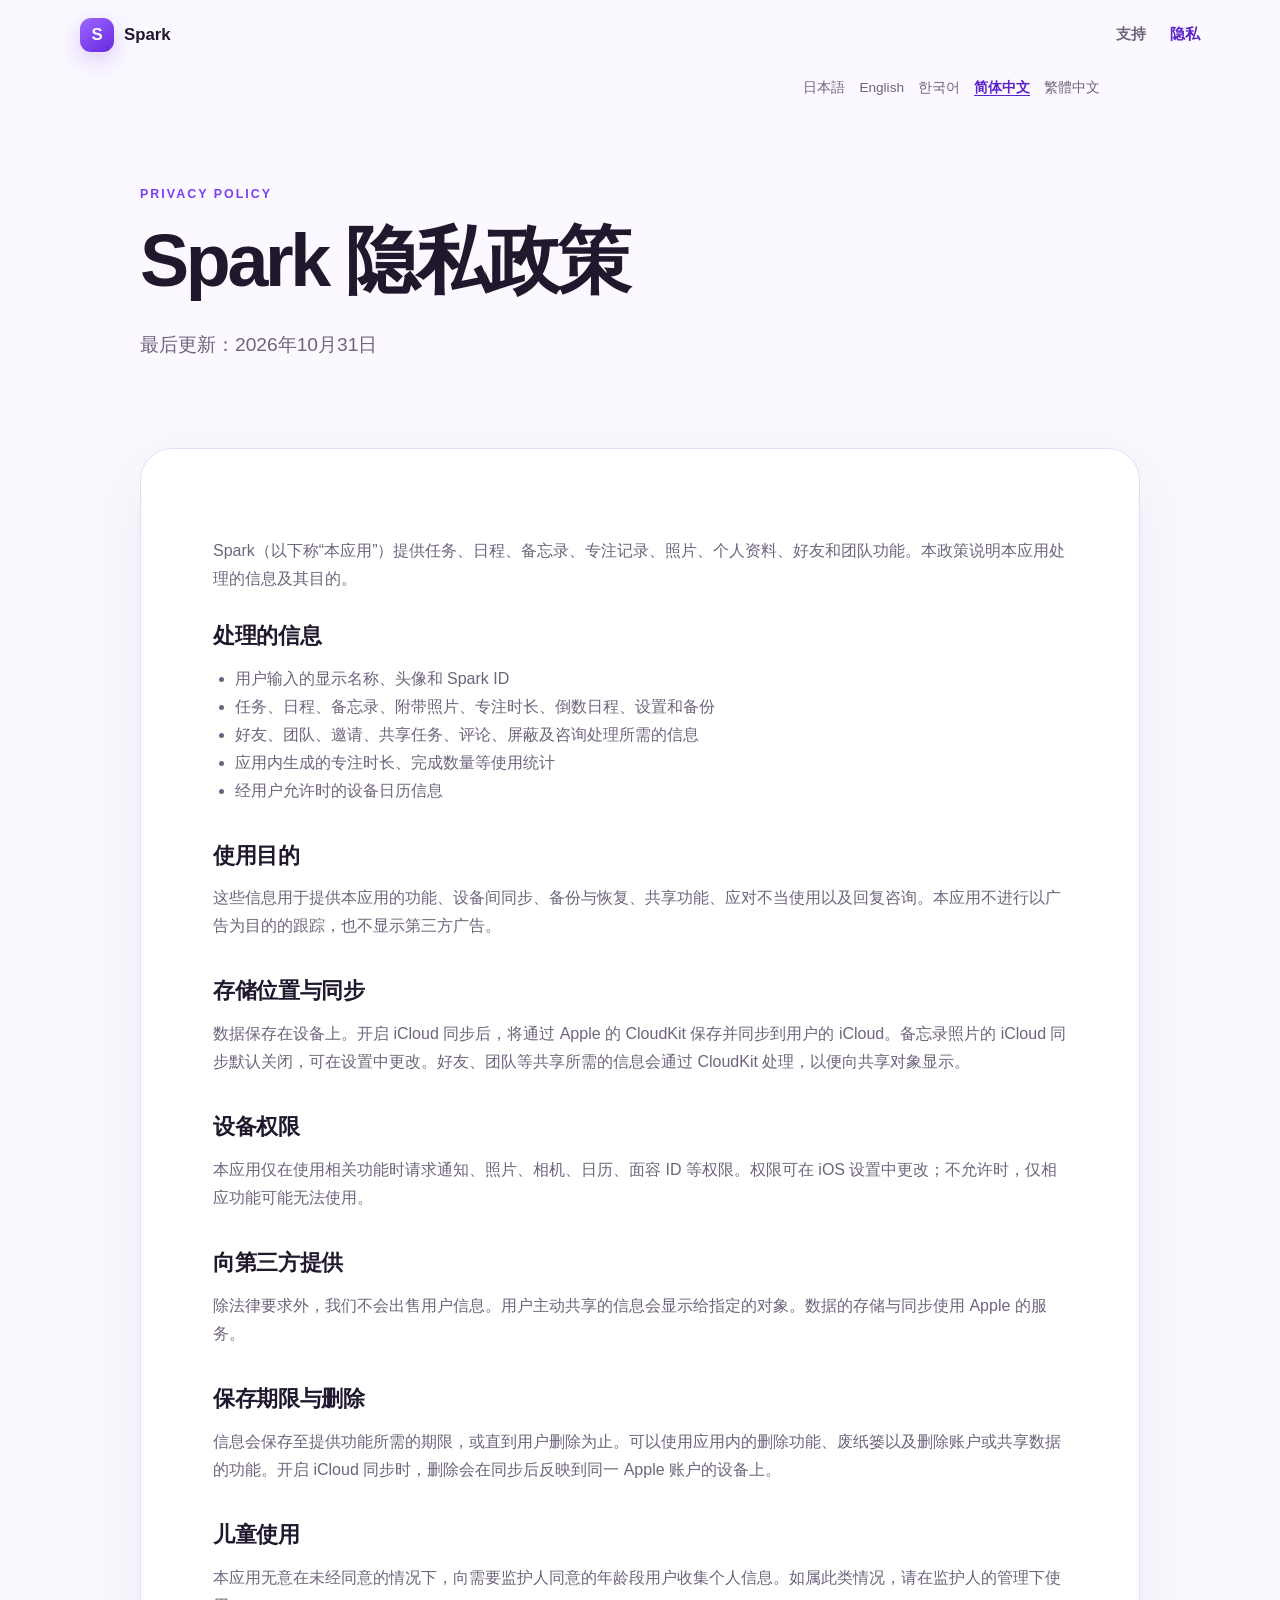
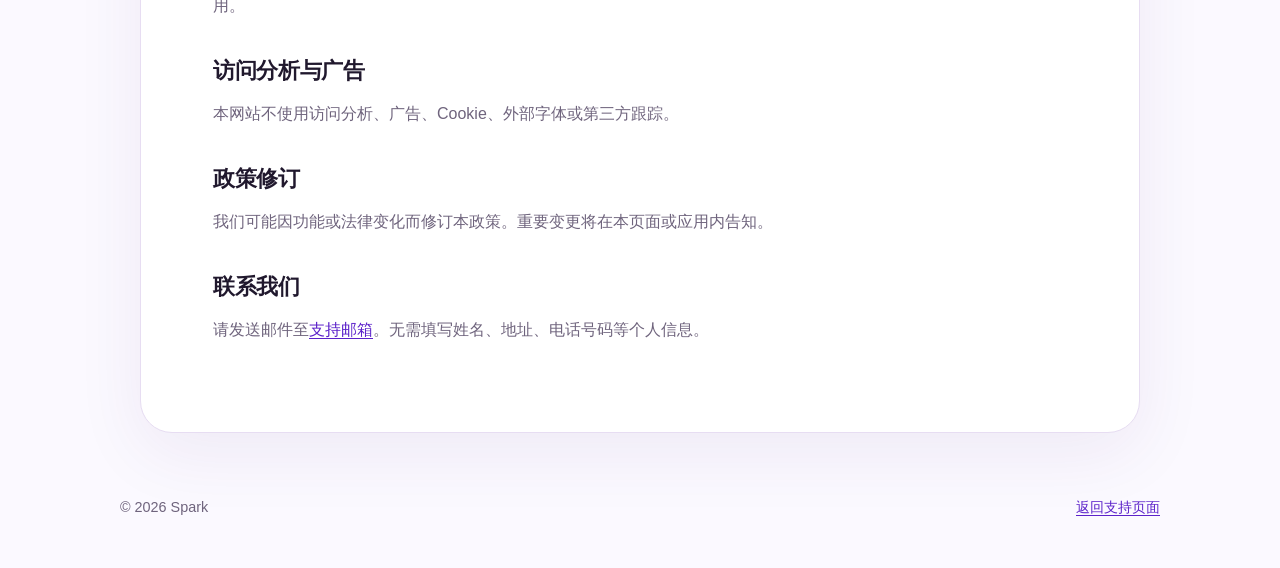
<file: zh-hans/privacy.html>
<!doctype html>
<html lang="zh-Hans">
  <head>
    <meta charset="utf-8">
    <meta name="viewport" content="width=device-width, initial-scale=1">
    <meta name="description" content="Spark 隐私政策：说明应用处理的信息、目的以及存储、同步和删除方式。">
    <meta name="referrer" content="no-referrer">
    <meta http-equiv="Content-Security-Policy" content="default-src 'self'; img-src 'self'; style-src 'self'; base-uri 'none'; form-action 'none'; frame-ancestors 'none'">
    <title>Spark 隐私政策</title>
    <link rel="stylesheet" href="../styles.css">
    <link rel="alternate" hreflang="ja" href="../privacy.html">
    <link rel="alternate" hreflang="en" href="../en/privacy.html">
    <link rel="alternate" hreflang="ko" href="../ko/privacy.html">
    <link rel="alternate" hreflang="zh-Hans" href="../zh-hans/privacy.html">
    <link rel="alternate" hreflang="zh-Hant" href="../zh-hant/privacy.html">
  </head>
  <body>
    <header class="site-header">
      <a class="brand" href="index.html" aria-label="Spark 支持首页">
        <span class="brand-mark" aria-hidden="true">S</span>
        <span>Spark</span>
      </a>
      <nav aria-label="主导航">
        <a href="index.html">支持</a>
        <a aria-current="page" href="privacy.html">隐私</a>
      </nav>
    </header>
    <nav class="lang-switch" aria-label="语言"><a lang="ja" href="../privacy.html">日本語</a> <a lang="en" href="../en/privacy.html">English</a> <a lang="ko" href="../ko/privacy.html">한국어</a> <a lang="zh-Hans" aria-current="true" href="../zh-hans/privacy.html">简体中文</a> <a lang="zh-Hant" href="../zh-hant/privacy.html">繁體中文</a></nav>

    <main>
      <section class="policy-hero">
        <p class="eyebrow">PRIVACY POLICY</p>
        <h1>Spark 隐私政策</h1>
        <p class="lead">最后更新：2026年10月31日</p>
      </section>

      <article class="panel policy">
        <p>Spark（以下称“本应用”）提供任务、日程、备忘录、专注记录、照片、个人资料、好友和团队功能。本政策说明本应用处理的信息及其目的。</p>
        <h2>处理的信息</h2>
        <ul>
          <li>用户输入的显示名称、头像和 Spark ID</li>
          <li>任务、日程、备忘录、附带照片、专注时长、倒数日程、设置和备份</li>
          <li>好友、团队、邀请、共享任务、评论、屏蔽及咨询处理所需的信息</li>
          <li>应用内生成的专注时长、完成数量等使用统计</li>
          <li>经用户允许时的设备日历信息</li>
        </ul>
        <h2>使用目的</h2>
        <p>这些信息用于提供本应用的功能、设备间同步、备份与恢复、共享功能、应对不当使用以及回复咨询。本应用不进行以广告为目的的跟踪，也不显示第三方广告。</p>
        <h2>存储位置与同步</h2>
        <p>数据保存在设备上。开启 iCloud 同步后，将通过 Apple 的 CloudKit 保存并同步到用户的 iCloud。备忘录照片的 iCloud 同步默认关闭，可在设置中更改。好友、团队等共享所需的信息会通过 CloudKit 处理，以便向共享对象显示。</p>
        <h2>设备权限</h2>
        <p>本应用仅在使用相关功能时请求通知、照片、相机、日历、面容 ID 等权限。权限可在 iOS 设置中更改；不允许时，仅相应功能可能无法使用。</p>
        <h2>向第三方提供</h2>
        <p>除法律要求外，我们不会出售用户信息。用户主动共享的信息会显示给指定的对象。数据的存储与同步使用 Apple 的服务。</p>
        <h2>保存期限与删除</h2>
        <p>信息会保存至提供功能所需的期限，或直到用户删除为止。可以使用应用内的删除功能、废纸篓以及删除账户或共享数据的功能。开启 iCloud 同步时，删除会在同步后反映到同一 Apple 账户的设备上。</p>
        <h2>儿童使用</h2>
        <p>本应用无意在未经同意的情况下，向需要监护人同意的年龄段用户收集个人信息。如属此类情况，请在监护人的管理下使用。</p>
        <h2>访问分析与广告</h2>
        <p>本网站不使用访问分析、广告、Cookie、外部字体或第三方跟踪。</p>
        <h2>政策修订</h2>
        <p>我们可能因功能或法律变化而修订本政策。重要变更将在本页面或应用内告知。</p>
        <h2>联系我们</h2>
        <p>请发送邮件至<a href="mailto:leonbcgapartment@gmail.com">支持邮箱</a>。无需填写姓名、地址、电话号码等个人信息。</p>
      </article>
    </main>

    <footer>
      <span>© 2026 Spark</span>
      <a href="index.html">返回支持页面</a>
    </footer>
  </body>
</html>
</file>
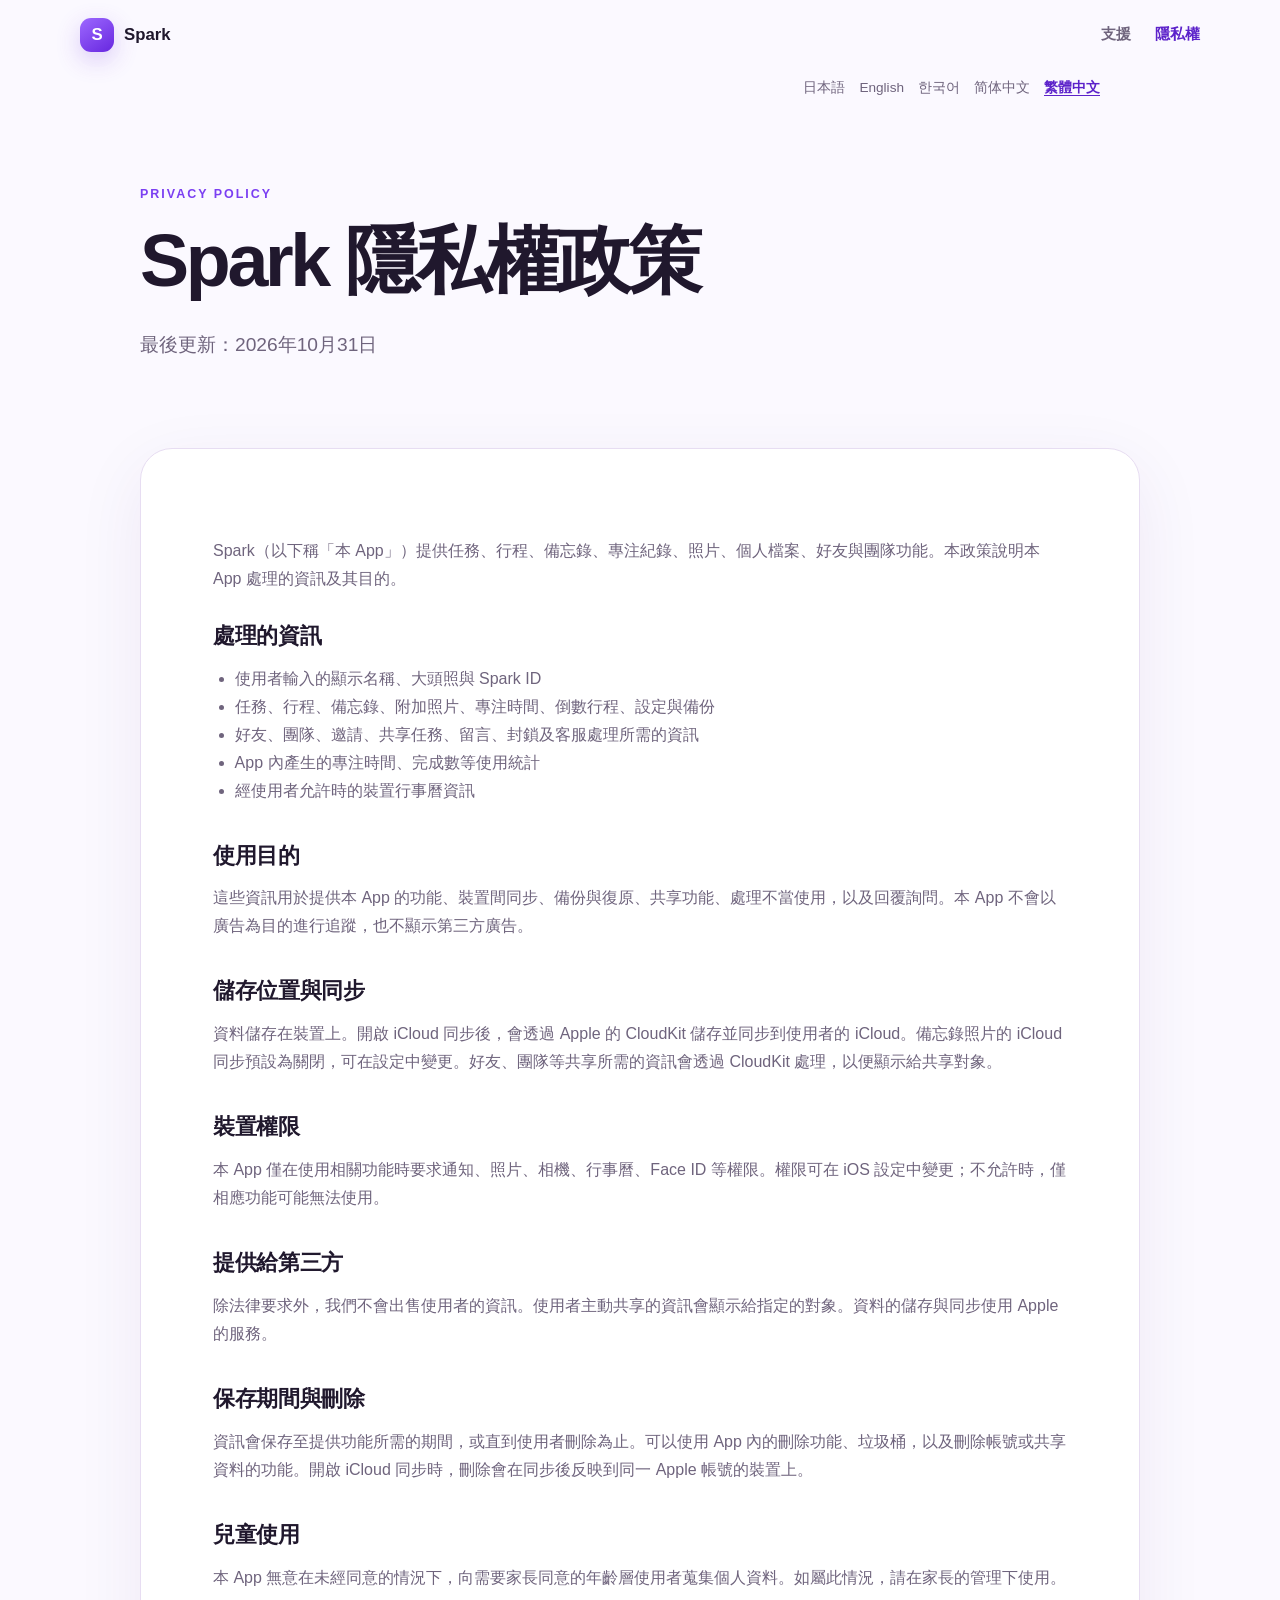
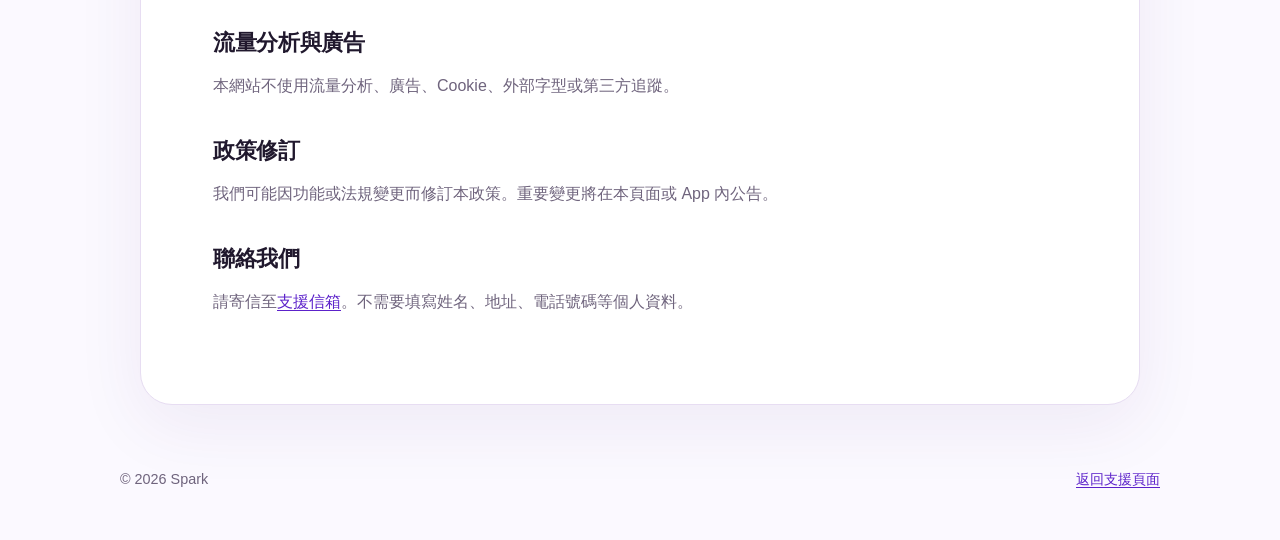
<file: zh-hant/privacy.html>
<!doctype html>
<html lang="zh-Hant">
  <head>
    <meta charset="utf-8">
    <meta name="viewport" content="width=device-width, initial-scale=1">
    <meta name="description" content="Spark 隱私權政策：說明 App 處理的資訊、目的，以及儲存、同步與刪除方式。">
    <meta name="referrer" content="no-referrer">
    <meta http-equiv="Content-Security-Policy" content="default-src 'self'; img-src 'self'; style-src 'self'; base-uri 'none'; form-action 'none'; frame-ancestors 'none'">
    <title>Spark 隱私權政策</title>
    <link rel="stylesheet" href="../styles.css">
    <link rel="alternate" hreflang="ja" href="../privacy.html">
    <link rel="alternate" hreflang="en" href="../en/privacy.html">
    <link rel="alternate" hreflang="ko" href="../ko/privacy.html">
    <link rel="alternate" hreflang="zh-Hans" href="../zh-hans/privacy.html">
    <link rel="alternate" hreflang="zh-Hant" href="../zh-hant/privacy.html">
  </head>
  <body>
    <header class="site-header">
      <a class="brand" href="index.html" aria-label="Spark 支援首頁">
        <span class="brand-mark" aria-hidden="true">S</span>
        <span>Spark</span>
      </a>
      <nav aria-label="主選單">
        <a href="index.html">支援</a>
        <a aria-current="page" href="privacy.html">隱私權</a>
      </nav>
    </header>
    <nav class="lang-switch" aria-label="語言"><a lang="ja" href="../privacy.html">日本語</a> <a lang="en" href="../en/privacy.html">English</a> <a lang="ko" href="../ko/privacy.html">한국어</a> <a lang="zh-Hans" href="../zh-hans/privacy.html">简体中文</a> <a lang="zh-Hant" aria-current="true" href="../zh-hant/privacy.html">繁體中文</a></nav>

    <main>
      <section class="policy-hero">
        <p class="eyebrow">PRIVACY POLICY</p>
        <h1>Spark 隱私權政策</h1>
        <p class="lead">最後更新：2026年10月31日</p>
      </section>

      <article class="panel policy">
        <p>Spark（以下稱「本 App」）提供任務、行程、備忘錄、專注紀錄、照片、個人檔案、好友與團隊功能。本政策說明本 App 處理的資訊及其目的。</p>
        <h2>處理的資訊</h2>
        <ul>
          <li>使用者輸入的顯示名稱、大頭照與 Spark ID</li>
          <li>任務、行程、備忘錄、附加照片、專注時間、倒數行程、設定與備份</li>
          <li>好友、團隊、邀請、共享任務、留言、封鎖及客服處理所需的資訊</li>
          <li>App 內產生的專注時間、完成數等使用統計</li>
          <li>經使用者允許時的裝置行事曆資訊</li>
        </ul>
        <h2>使用目的</h2>
        <p>這些資訊用於提供本 App 的功能、裝置間同步、備份與復原、共享功能、處理不當使用，以及回覆詢問。本 App 不會以廣告為目的進行追蹤，也不顯示第三方廣告。</p>
        <h2>儲存位置與同步</h2>
        <p>資料儲存在裝置上。開啟 iCloud 同步後，會透過 Apple 的 CloudKit 儲存並同步到使用者的 iCloud。備忘錄照片的 iCloud 同步預設為關閉，可在設定中變更。好友、團隊等共享所需的資訊會透過 CloudKit 處理，以便顯示給共享對象。</p>
        <h2>裝置權限</h2>
        <p>本 App 僅在使用相關功能時要求通知、照片、相機、行事曆、Face ID 等權限。權限可在 iOS 設定中變更；不允許時，僅相應功能可能無法使用。</p>
        <h2>提供給第三方</h2>
        <p>除法律要求外，我們不會出售使用者的資訊。使用者主動共享的資訊會顯示給指定的對象。資料的儲存與同步使用 Apple 的服務。</p>
        <h2>保存期間與刪除</h2>
        <p>資訊會保存至提供功能所需的期間，或直到使用者刪除為止。可以使用 App 內的刪除功能、垃圾桶，以及刪除帳號或共享資料的功能。開啟 iCloud 同步時，刪除會在同步後反映到同一 Apple 帳號的裝置上。</p>
        <h2>兒童使用</h2>
        <p>本 App 無意在未經同意的情況下，向需要家長同意的年齡層使用者蒐集個人資料。如屬此情況，請在家長的管理下使用。</p>
        <h2>流量分析與廣告</h2>
        <p>本網站不使用流量分析、廣告、Cookie、外部字型或第三方追蹤。</p>
        <h2>政策修訂</h2>
        <p>我們可能因功能或法規變更而修訂本政策。重要變更將在本頁面或 App 內公告。</p>
        <h2>聯絡我們</h2>
        <p>請寄信至<a href="mailto:leonbcgapartment@gmail.com">支援信箱</a>。不需要填寫姓名、地址、電話號碼等個人資料。</p>
      </article>
    </main>

    <footer>
      <span>© 2026 Spark</span>
      <a href="index.html">返回支援頁面</a>
    </footer>
  </body>
</html>
</file>
<file: styles.css>
:root {
  --background: #fbf9ff;
  --surface: #ffffff;
  --surface-soft: #f3edff;
  --foreground: #20182d;
  --muted: #6f647d;
  --border: #e7ddf2;
  --accent: #7b3ff2;
  --accent-dark: #5c22ca;
}

* {
  box-sizing: border-box;
}

html {
  scroll-behavior: smooth;
}

body {
  margin: 0;
  background: var(--background);
  color: var(--foreground);
  font-family: -apple-system, BlinkMacSystemFont, "Hiragino Sans", "Yu Gothic UI",
    "Yu Gothic", sans-serif;
  line-height: 1.75;
}

a {
  color: var(--accent-dark);
  text-underline-offset: 0.2em;
}

a:focus-visible {
  outline: 3px solid #b692ff;
  outline-offset: 4px;
  border-radius: 4px;
}

.site-header {
  position: sticky;
  top: 0;
  z-index: 10;
  display: flex;
  align-items: center;
  justify-content: space-between;
  width: min(1120px, calc(100% - 40px));
  margin: 0 auto;
  padding: 18px 0;
  background: rgb(251 249 255 / 92%);
  backdrop-filter: blur(18px);
}

.brand {
  display: inline-flex;
  align-items: center;
  gap: 10px;
  color: var(--foreground);
  font-size: 1.05rem;
  font-weight: 800;
  text-decoration: none;
}

.brand-mark {
  display: grid;
  width: 34px;
  height: 34px;
  place-items: center;
  border-radius: 11px;
  color: #fff;
  background: linear-gradient(145deg, #9d68ff, #6727df);
  box-shadow: 0 8px 24px rgb(108 48 220 / 24%);
}

nav {
  display: flex;
  gap: 24px;
}

nav a {
  color: var(--muted);
  font-size: 0.92rem;
  font-weight: 700;
  text-decoration: none;
}

nav a[aria-current="page"] {
  color: var(--accent-dark);
}

.hero,
.policy-hero {
  width: min(1000px, calc(100% - 40px));
  margin: 0 auto;
}

.hero {
  padding: 112px 0 128px;
  text-align: center;
}

.policy-hero {
  padding: 84px 0 52px;
}

.eyebrow {
  margin: 0 0 14px;
  color: var(--accent);
  font-size: 0.78rem;
  font-weight: 850;
  letter-spacing: 0.16em;
}

h1 {
  max-width: 820px;
  margin: 0 auto;
  font-size: clamp(2.4rem, 6vw, 4.6rem);
  line-height: 1.12;
  letter-spacing: -0.045em;
}

.policy-hero h1 {
  margin-left: 0;
}

.lead {
  max-width: 660px;
  margin: 26px auto 34px;
  color: var(--muted);
  font-size: clamp(1rem, 2vw, 1.2rem);
}

.policy-hero .lead {
  margin-left: 0;
}

.primary-link {
  display: inline-flex;
  min-height: 52px;
  align-items: center;
  justify-content: center;
  padding: 0 24px;
  border-radius: 16px;
  color: #fff;
  background: linear-gradient(135deg, #8a4dff, #6824dc);
  box-shadow: 0 14px 34px rgb(103 39 217 / 24%);
  font-weight: 800;
  text-decoration: none;
}

.panel {
  width: min(1100px, calc(100% - 40px));
  margin: 0 auto 30px;
  padding: clamp(34px, 6vw, 72px);
  border: 1px solid var(--border);
  border-radius: 32px;
  background: var(--surface);
  box-shadow: 0 20px 70px rgb(65 31 110 / 7%);
}

.section-heading {
  max-width: 760px;
  margin-bottom: 36px;
}

h2 {
  margin: 0 0 14px;
  font-size: clamp(1.8rem, 4vw, 2.8rem);
  line-height: 1.2;
  letter-spacing: -0.035em;
}

.section-heading p:not(.eyebrow),
.policy p,
.policy li {
  color: var(--muted);
}

.notice {
  padding: 22px 24px;
  border: 1px solid #ddccff;
  border-radius: 18px;
  background: var(--surface-soft);
  color: #4c386d;
}

.faq-grid {
  display: grid;
  grid-template-columns: repeat(2, minmax(0, 1fr));
  gap: 16px;
}

.faq-grid article {
  padding: 24px;
  border: 1px solid var(--border);
  border-radius: 20px;
  background: #fdfcff;
}

h3 {
  margin: 0 0 8px;
  font-size: 1.05rem;
  line-height: 1.45;
}

.faq-grid p {
  margin: 0;
  color: var(--muted);
}

.policy {
  max-width: 1000px;
}

.policy h2 {
  margin-top: 38px;
  font-size: 1.35rem;
  letter-spacing: -0.015em;
}

.policy h2:first-of-type {
  margin-top: 30px;
}

.policy ul {
  padding-left: 1.35rem;
}

footer {
  display: flex;
  justify-content: space-between;
  width: min(1040px, calc(100% - 40px));
  margin: 0 auto;
  padding: 32px 0 48px;
  color: var(--muted);
  font-size: 0.9rem;
}

@media (max-width: 720px) {
  .site-header {
    width: min(100% - 28px, 1120px);
  }

  nav {
    gap: 14px;
  }

  nav a {
    font-size: 0.82rem;
  }

  .hero,
  .policy-hero {
    width: min(100% - 32px, 1000px);
  }

  .hero {
    padding: 76px 0 92px;
    text-align: left;
  }

  h1 {
    margin: 0;
  }

  .lead {
    margin-left: 0;
  }

  .panel {
    width: min(100% - 24px, 1100px);
    padding: 28px 22px;
    border-radius: 24px;
  }

  .faq-grid {
    grid-template-columns: 1fr;
  }

  footer {
    width: min(100% - 36px, 1040px);
  }
}

@media (prefers-reduced-motion: reduce) {
  html {
    scroll-behavior: auto;
  }
}

.lang-switch {
  display: flex;
  flex-wrap: wrap;
  gap: 6px 14px;
  justify-content: flex-end;
  max-width: 960px;
  margin: 0 auto;
  padding: 6px 20px 0;
  font-size: 0.85rem;
}

.lang-switch a {
  color: var(--muted);
  font-size: 0.85rem;
  font-weight: 500;
  text-decoration: none;
}

.lang-switch a[aria-current="true"] {
  color: var(--accent-dark);
  font-weight: 700;
  text-decoration: underline;
}
</file>
